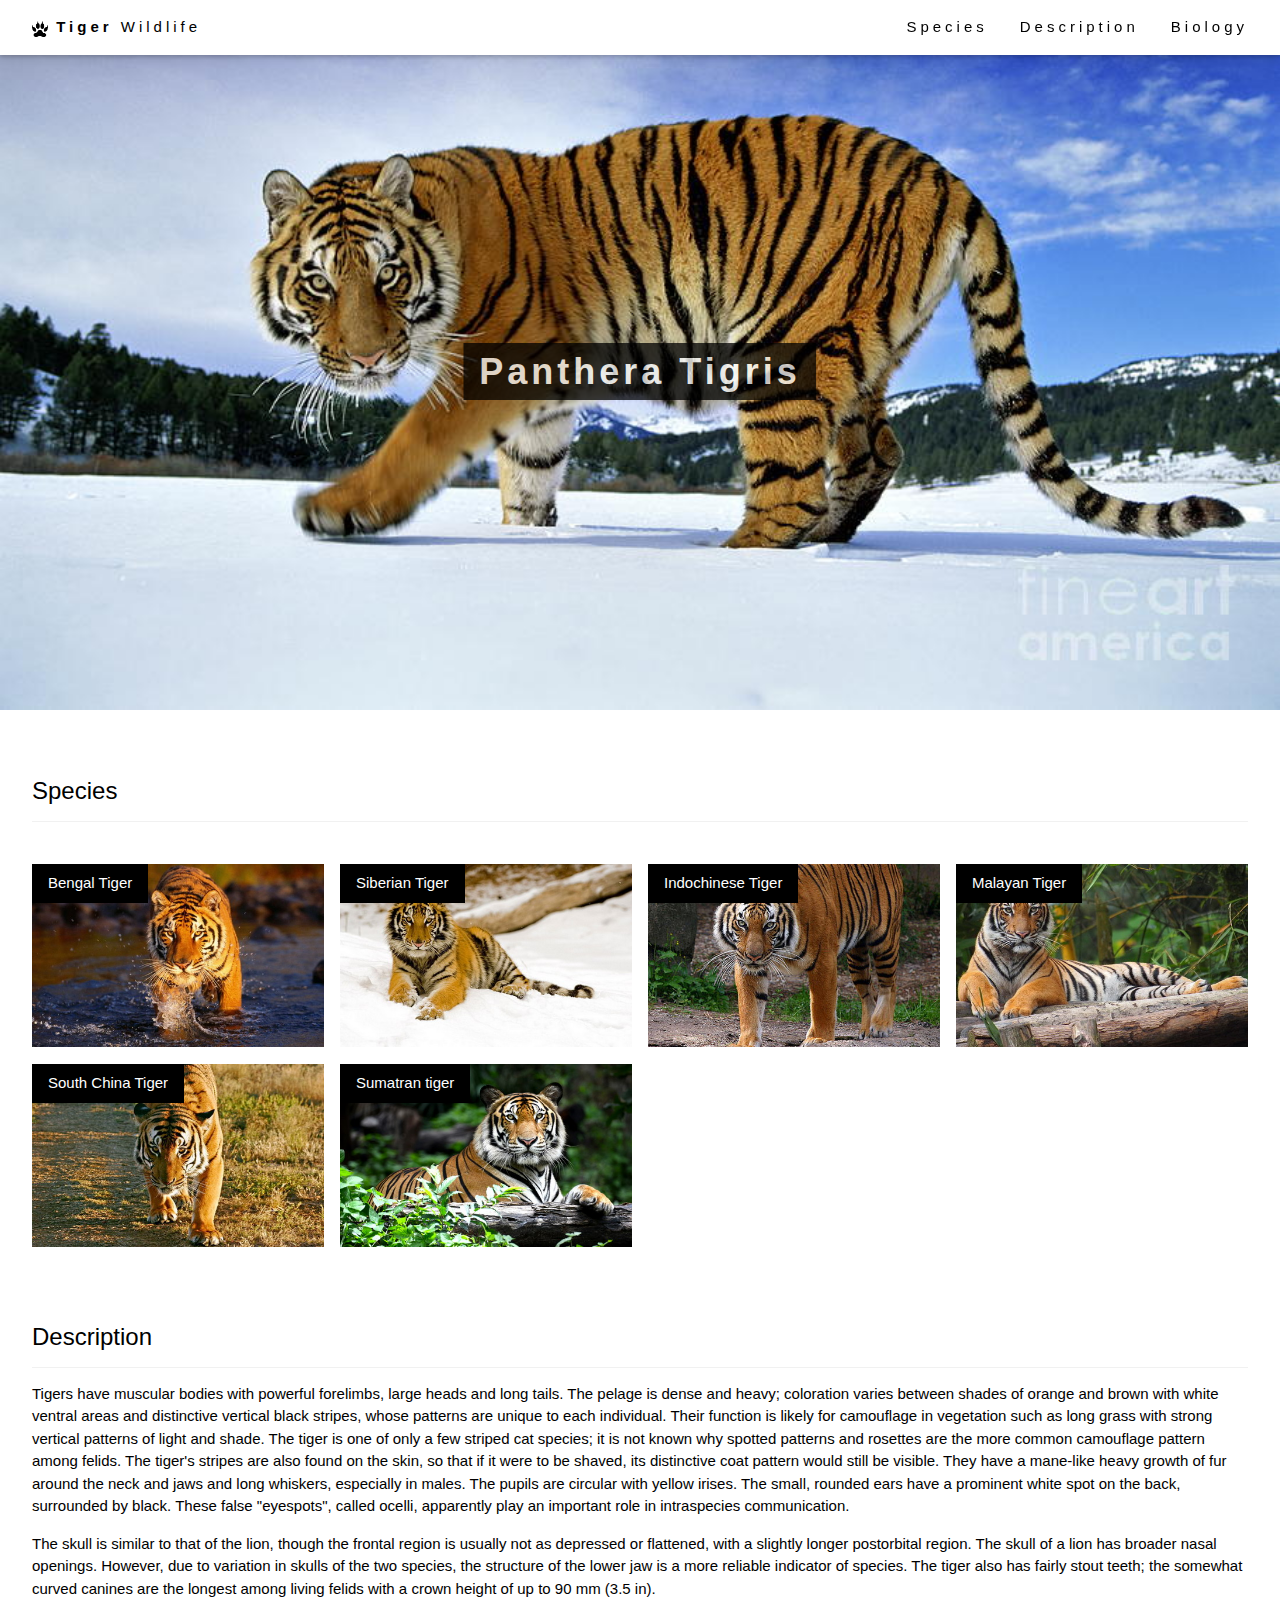
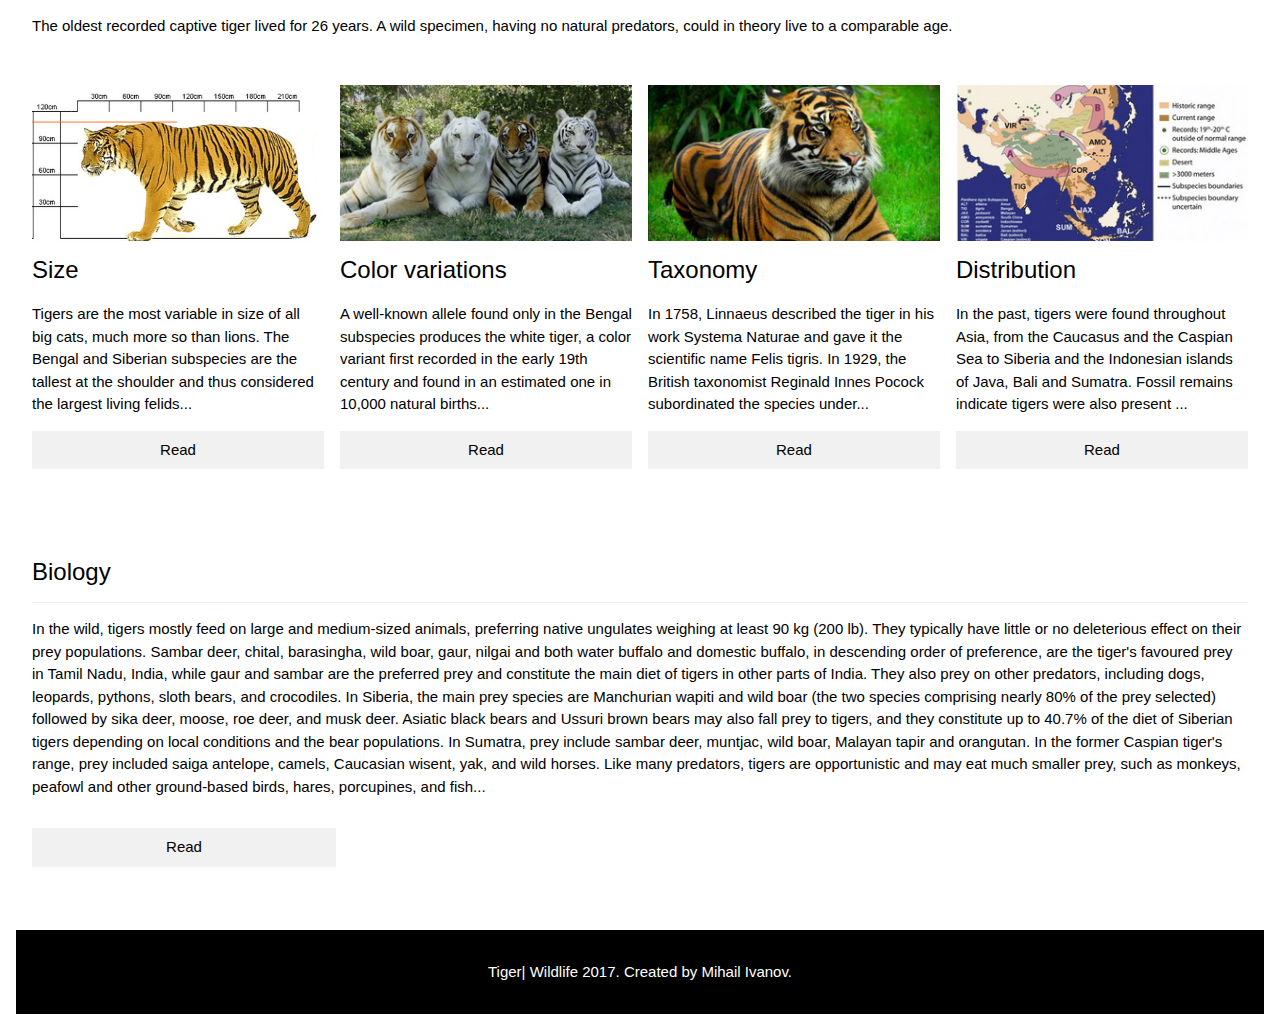
<file: index.html>
<!DOCTYPE html>
<html>
<title>Home >> Tiger | Wildlife</title>
<meta charset="UTF-8">
<meta name="viewport" content="width=device-width, initial-scale=1">
<link rel="stylesheet" href="style.css">
<link rel="icon" href="images/favicon.png" type="image/png" sizes="16x16">

<body>

<!-- Navbar (sit on top) -->
<div class="w3-top">
  <div class="w3-bar w3-white w3-wide w3-padding-8 w3-card-2">
    <a href="#home" class="w3-margin-left w3-bar-item w3-button"><img src="images/logo.png" width="16" height="16"><b> Tiger</b> Wildlife</a>
    <!-- Float links to the right. Hide them on small screens -->
    <div class="w3-right w3-hide-small">
      <a href="#species" class="w3-bar-item w3-button">Species</a>
      <a href="#description" class="w3-bar-item w3-button">Description</a>
      <a href="#biology" class="w3-bar-item w3-button w3-margin-right">Biology</a>
    </div>
  </div>
</div>

<!-- Header -->
<header class="w3-display-container w3-content w3-wide" style="max-width:1500px;" id="home">
  <img class="w3-image" src="images/tiger-header.jpg" alt="Siberian Tiger" width="1500" height="800">
  <div class="w3-display-middle w3-margin-top w3-center">
    <h1 class="w3-xxlarge w3-text-white"><span class="w3-padding w3-black w3-opacity-min"><b>Panthera Tigris</b></span></h1>
  </div>
</header>

<!-- Page content -->
<div class="w3-content w3-padding" style="max-width:1564px">

  <!-- Project Section -->
  <div class="w3-container w3-padding-32" id="species">
    <h3 class="w3-border-bottom w3-border-light-grey w3-padding-12">Species</h3>
  </div>

  <div class="w3-row-padding">
    <div class="w3-col l3 m6 w3-margin-bottom">
      <div class="w3-display-container">
		<a href="bengal.html" style="text-decoration: none;">
        <div class="w3-display-topleft w3-black w3-padding">Bengal Tiger</div>
        <img class="species" src="images/bengal.jpg" alt="Bengal Tiger" style="width:100%">
		</a>
      </div>
    </div>
    <div class="w3-col l3 m6 w3-margin-bottom">
      <div class="w3-display-container">
        <a href="siberian.html" style="text-decoration: none;">
		<div class="w3-display-topleft w3-black w3-padding">Siberian Tiger</div>
        <img src="images/siberian.jpg" alt="Siberian Tiger" style="width:100%">
		</a>
      </div>
    </div>
    <div class="w3-col l3 m6 w3-margin-bottom">
      <div class="w3-display-container">
		<a href="indo.html" style="text-decoration: none;">
        <div class="w3-display-topleft w3-black w3-padding">Indochinese Tiger</div>
        <img src="images/indo.jpg" alt="Indochinese Tiger" style="width:100%">
		</a>
      </div>
    </div>
    <div class="w3-col l3 m6 w3-margin-bottom">
      <div class="w3-display-container">
		<a href="malayan.html" style="text-decoration: none;">
        <div class="w3-display-topleft w3-black w3-padding">Malayan Tiger</div>
        <img src="images/malayan.jpg" alt="Malayan Tiger" style="width:100%">
		</a>
      </div>
    </div>
  </div>

  <div class="w3-row-padding">
    <div class="w3-col l3 m6 w3-margin-bottom">
      <div class="w3-display-container">
		<a href="south.html" style="text-decoration: none;">
        <div class="w3-display-topleft w3-black w3-padding">South China Tiger</div>
        <img src="images/south.jpg" alt="South China Tiger" style="width:100%">
		</a>
      </div>
    </div>
    <div class="w3-col l3 m6 w3-margin-bottom">
      <div class="w3-display-container">
		<a href="sumatran.html" style="text-decoration: none;">
        <div class="w3-display-topleft w3-black w3-padding">Sumatran tiger</div>
        <img src="images/sumatran.jpg" alt="Sumatran tiger" style="width:100%" >
		</a>
      </div>
    </div>
	    
	   
	</div>
   

  <!-- About Section -->
  <div class="w3-container w3-padding-32" id="description">
    <h3 class="w3-border-bottom w3-border-light-grey w3-padding-12">Description</h3>
    <p>Tigers have muscular bodies with powerful forelimbs, large heads and 
	long tails. The pelage is dense and heavy; coloration varies between 
	shades of orange and brown with white ventral areas and distinctive 
	vertical black stripes, whose patterns are unique to each individual. 
	Their function is likely for camouflage in vegetation such as long 
	grass with strong vertical patterns of light and shade. The tiger is 
	one of only a few striped cat species; it is not known why spotted 
	patterns and rosettes are the more common camouflage pattern among 
	felids. The tiger's stripes are also found on the skin, so that if 
	it were to be shaved, its distinctive coat pattern would still be 
	visible. They have a mane-like heavy growth of fur around the neck 
	and jaws and long whiskers, especially in males. The pupils are 
	circular with yellow irises. The small, rounded ears have a prominent 
	white spot on the back, surrounded by black. These false "eyespots", 
	called ocelli, apparently play an important role in intraspecies communication.
    </p>
	<p>
	The skull is similar to that of the lion, though the frontal region is usually 
	not as depressed or flattened, with a slightly longer postorbital region. 
	The skull of a lion has broader nasal openings. However, due to variation in 
	skulls of the two species, the structure of the lower jaw is a more reliable 
	indicator of species. The tiger also has fairly stout teeth; the somewhat curved 
	canines are the longest among living felids with a crown height of up to 90 mm (3.5 in).
	</p>
	<p>
	The oldest recorded captive tiger lived for 26 years. A wild specimen, having no 
	natural predators, could in theory live to a comparable age.
	</p>
	
  </div>

  <div class="w3-row-padding w3-grayscale">
    <div class="w3-col l3 m6 w3-margin-bottom">
      <img src="images/size.jpg" alt="Size" style="width:100%">
      <h3>Size</h3>
      <p>Tigers are the most variable in size of all big cats, much more so than lions. The Bengal 
	  and Siberian subspecies are the tallest at the shoulder and thus considered 
	  the largest living felids...</p>
      <p><a href="size.html" style="text-decoration:none;"><button class="w3-button w3-block">Read</button></a></p>
    </div>
    <div class="w3-col l3 m6 w3-margin-bottom">
      <img src="images/color.jpg" alt="Color variations" style="width:100%">
      <h3>Color variations</h3>
      <p>A well-known allele found only in the Bengal subspecies produces the white tiger, a color variant first recorded 
		in the early 19th century and found in an estimated one in 10,000 natural births...</p>
      <p><a href="color.html" style="text-decoration:none;"><button class="w3-button w3-block">Read</button></a></p>
    </div>
    <div class="w3-col l3 m6 w3-margin-bottom">
      <img src="images/taxonomy.jpg" alt="Taxonomy" style="width:100%">
      <h3>Taxonomy</h3>
      <p>In 1758, Linnaeus described the tiger in his work Systema Naturae 
		and gave it the scientific name Felis tigris. In 1929, the British 
		taxonomist Reginald Innes Pocock subordinated the species under...</p>
      <p><a href="taxonomy.html" style="text-decoration:none;"><button class="w3-button w3-block">Read</button></a></p>
    </div>
    <div class="w3-col l3 m6 w3-margin-bottom">
      <img src="images/distribution.jpg" alt="Distribution" style="width:100%">
      <h3>Distribution</h3>
      <p>In the past, tigers were found throughout Asia, from the Caucasus 
		and the Caspian Sea to Siberia and the Indonesian islands of Java, 
		Bali and Sumatra. Fossil remains indicate tigers were also present ...</p>
      <p><a href="distribution.html" style="text-decoration:none;"><button class="w3-button w3-block">Read</button></a></p>
    </div>
  </div>
 
    <div class="w3-container w3-padding-32" id="biology">
    <h3 class="w3-border-bottom w3-border-light-grey w3-padding-12">Biology</h3>
    <p>
	In the wild, tigers mostly feed on large and medium-sized animals, preferring 
	native ungulates weighing at least 90 kg (200 lb). They typically have little 
	or no deleterious effect on their prey populations. Sambar deer, chital, 
	barasingha, wild boar, gaur, nilgai and both water buffalo and domestic buffalo, 
	in descending order of preference, are the tiger's favoured prey in Tamil Nadu, 
	India, while gaur and sambar are the preferred prey and constitute the main diet 
	of tigers in other parts of India. They also prey on other predators, including dogs, 
	leopards, pythons, sloth bears, and crocodiles. In Siberia, the main prey species are 
	Manchurian wapiti and wild boar (the two species comprising nearly 80% of the prey selected) 
	followed by sika deer, moose, roe deer, and musk deer. Asiatic black bears and Ussuri brown 
	bears may also fall prey to tigers, and they constitute up to 40.7% of the diet of Siberian 
	tigers depending on local conditions and the bear populations. In Sumatra, prey include sambar 
	deer, muntjac, wild boar, Malayan tapir and orangutan. In the former Caspian tiger's range, prey 
	included saiga antelope, camels, Caucasian wisent, yak, and wild horses. Like many predators, 
	tigers are opportunistic and may eat much smaller prey, such as monkeys, peafowl and other 
	ground-based birds, hares, porcupines, and fish...
	</p>
	<div class="w3-col l3 m6 w3-margin-bottom">
	<p><a href="biology.html" style="text-decoration:none;"><button class="w3-button w3-block">Read</button></a></p>
	</div>
  </div>

<!-- Footer -->
<footer class="w3-center w3-black w3-padding-16">
  <p>Tiger| Wildlife 2017. Created by Mihail Ivanov.</p>
</footer>



</body>
</html>
</file>
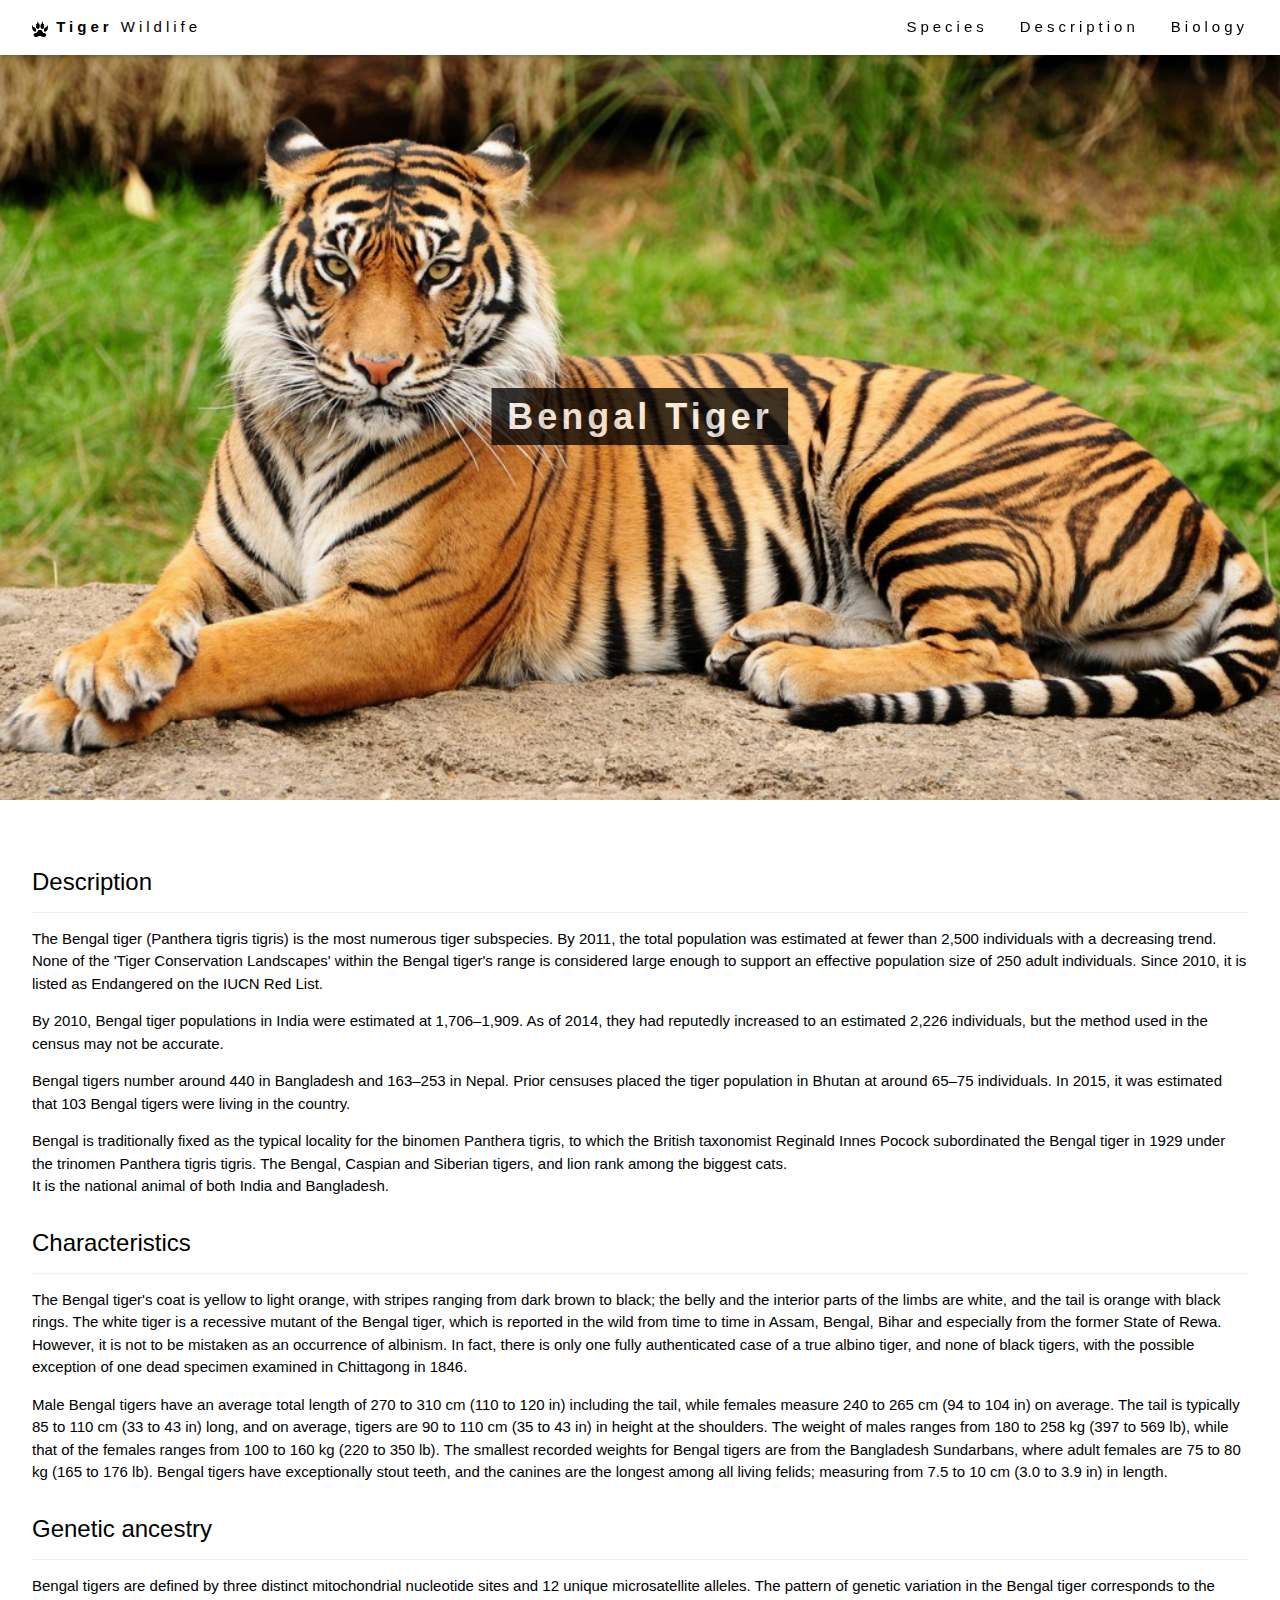
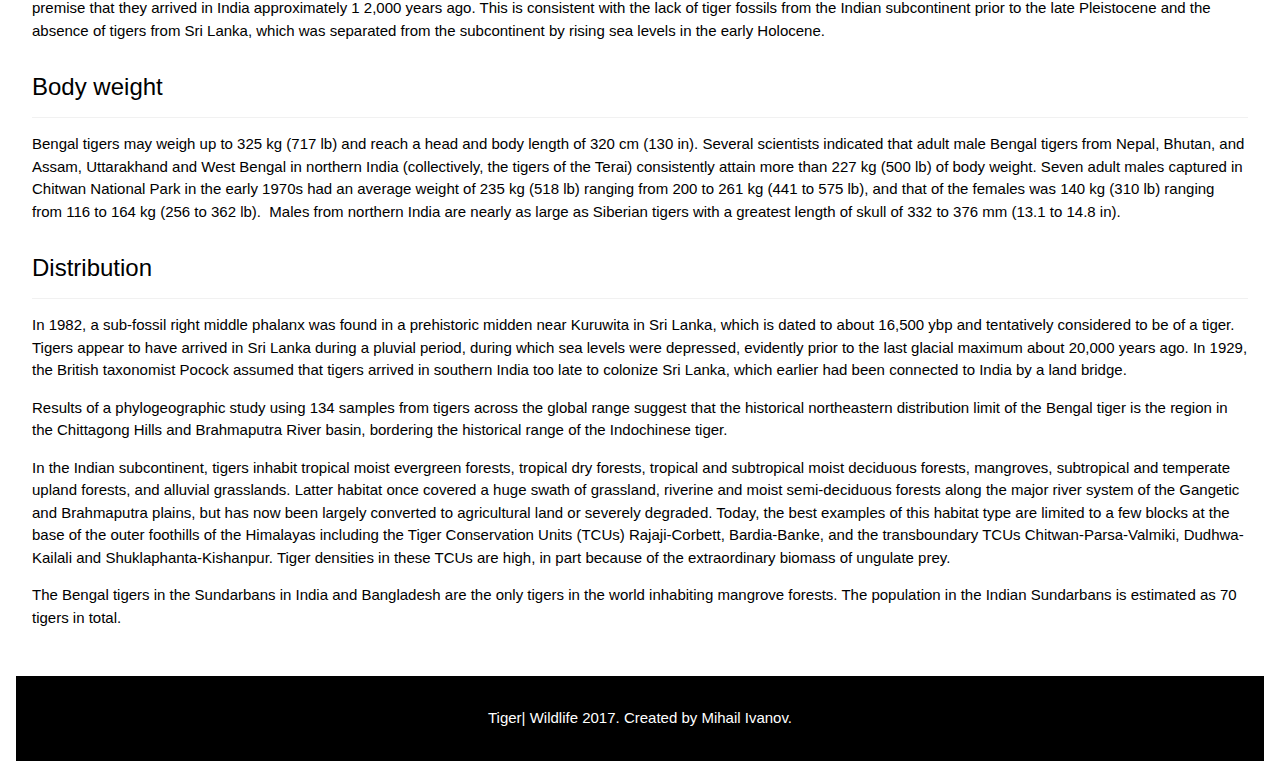
<file: bengal.html>
<!DOCTYPE html>
<html>
<title>Bengal Tiger >> Tiger | Wildlife</title>
<meta charset="UTF-8">
<meta name="viewport" content="width=device-width, initial-scale=1">
<link rel="stylesheet" href="style.css">
<link rel="icon" href="images/favicon.png" type="image/png" sizes="16x16">
<body>

<!-- Navbar (sit on top) -->
<div class="w3-top">
  <div class="w3-bar w3-white w3-wide w3-padding-8 w3-card-2">
	<a href="index.html#home" class="w3-margin-left w3-bar-item w3-button"><img src="images/logo.png" width="16" height="16"><b> Tiger</b> Wildlife</a>
    <!-- Float links to the right. Hide them on small screens -->
    <div class="w3-right w3-hide-small">
      <a href="index.html#species" class="w3-bar-item w3-button">Species</a>
      <a href="index.html#description" class="w3-bar-item w3-button">Description</a>
      <a href="index.html#biology" class="w3-bar-item w3-button w3-margin-right">Biology</a>
    </div>
  </div>
</div>

<!-- Header -->
<header class="w3-display-container w3-content w3-wide" style="max-width:1500px;" id="home">
  <img class="w3-image" src="post/bengal.jpg" alt="Bengal Tiger" width="1500" height="800">
  <div class="w3-display-middle w3-margin-top w3-center">
    <h1 class="w3-xxlarge w3-text-white"><span class="w3-padding w3-black w3-opacity-min"><b>Bengal Tiger</b></span></h1>
  </div>
</header>

<!-- Page content -->
<div class="w3-content w3-padding" style="max-width:1564px">

  <!-- About Section -->
  <div class="w3-container w3-padding-32">
    <h3 class="w3-border-bottom w3-border-light-grey w3-padding-12">Description</h3>
    <p>The Bengal tiger (Panthera tigris tigris) is the most numerous tiger subspecies. 
	By 2011, the total population was estimated at fewer than 2,500 individuals with a 
	decreasing trend. None of the 'Tiger Conservation Landscapes' within the Bengal tiger's 
	range is considered large enough to support an effective population size of 250 adult 
	individuals. Since 2010, it is listed as Endangered on the IUCN Red List. </p>
	<p>By 2010, Bengal tiger populations in India were estimated at 1,706&ndash;1,909. As of 2014, 
	they had reputedly increased to an estimated 2,226 individuals, but the method used in the 
	census may not be accurate.</p>
	<p>Bengal tigers number around 440 in Bangladesh and 163&ndash;253 in Nepal. Prior censuses placed 
	the tiger population in Bhutan at around 65&ndash;75 individuals. In 2015, it was estimated that 103 
	Bengal tigers were living in the country.</p>
	<p>Bengal is traditionally fixed as the typical locality for the binomen Panthera tigris, to which the 
	British taxonomist Reginald Innes Pocock subordinated the Bengal tiger in 1929 under the trinomen 
	Panthera tigris tigris. The Bengal, Caspian and Siberian tigers, and lion rank among the biggest cats.
	<br />
	It is the national animal of both India and Bangladesh.
	</p>
	
	<h3 class="w3-border-bottom w3-border-light-grey w3-padding-12">Characteristics</h3>
	<p>The Bengal tiger's coat is yellow to light orange, with stripes ranging from dark brown to black; the 
	belly and the interior parts of the limbs are white, and the tail is orange with black rings. The white 
	tiger is a recessive mutant of the Bengal tiger, which is reported in the wild from time to time in Assam, 
	Bengal, Bihar and especially from the former State of Rewa. However, it is not to be mistaken as an occurrence 
	of albinism. In fact, there is only one fully authenticated case of a true albino tiger, and none of black tigers, 
	with the possible exception of one dead specimen examined in Chittagong in 1846.</p>
	<p>Male Bengal tigers have an average total length of 270 to 310 cm (110 to 120 in) including the tail, while females 
	measure 240 to 265 cm (94 to 104 in) on average. The tail is typically 85 to 110 cm (33 to 43 in) long, and on average, 
	tigers are 90 to 110 cm (35 to 43 in) in height at the shoulders. The weight of males ranges from 180 to 258 kg (397 to 569 lb), 
	while that of the females ranges from 100 to 160 kg (220 to 350 lb). The smallest recorded weights for Bengal tigers are from the 
	Bangladesh Sundarbans, where adult females are 75 to 80 kg (165 to 176 lb). Bengal tigers have exceptionally stout teeth, and 
	the canines are the longest among all living felids; measuring from 7.5 to 10 cm (3.0 to 3.9 in) in length.</p>
	
	<h3 class="w3-border-bottom w3-border-light-grey w3-padding-12">Genetic ancestry</h3>
	<p>Bengal tigers are defined by three distinct mitochondrial nucleotide sites and 12 unique microsatellite alleles. 
	The pattern of genetic variation in the Bengal tiger corresponds to the premise that they arrived in India approximately 1
	2,000 years ago. This is consistent with the lack of tiger fossils from the Indian subcontinent prior to the 
	late Pleistocene and the absence of tigers from Sri Lanka, which was separated from the subcontinent by rising sea 
	levels in the early Holocene.</p>
	
	<h3 class="w3-border-bottom w3-border-light-grey w3-padding-12">Body weight</h3>
	<p>Bengal tigers may weigh up to 325 kg (717 lb) and reach a head and body length of 320 cm (130 in). Several 
	scientists indicated that adult male Bengal tigers from Nepal, Bhutan, and Assam, Uttarakhand and West Bengal 
	in northern India (collectively, the tigers of the Terai) consistently attain more than 227 kg (500 lb) of body 
	weight. Seven adult males captured in Chitwan National Park in the early 1970s had an average weight of 235 kg 
	(518 lb) ranging from 200 to 261 kg (441 to 575 lb), and that of the females was 140 kg (310 lb) ranging from 
	116 to 164 kg (256 to 362 lb). &nbsp;Males from northern India are nearly as large as Siberian tigers with a greatest 
	length of skull of 332 to 376 mm (13.1 to 14.8 in).</p>
	
	<h3 class="w3-border-bottom w3-border-light-grey w3-padding-12">Distribution</h3>
	<p>In 1982, a sub-fossil right middle phalanx was found in a prehistoric midden near Kuruwita in Sri Lanka, 
	which is dated to about 16,500 ybp and tentatively considered to be of a tiger. Tigers appear to have arrived 
	in Sri Lanka during a pluvial period, during which sea levels were depressed, evidently prior to the last glacial 
	maximum about 20,000 years ago. In 1929, the British taxonomist Pocock assumed that tigers arrived in southern India 
	too late to colonize Sri Lanka, which earlier had been connected to India by a land bridge.</p>
	<p>Results of a phylogeographic study using 134 samples from tigers across the global range suggest that the 
	historical northeastern distribution limit of the Bengal tiger is the region in the Chittagong Hills and Brahmaputra
	River basin, bordering the historical range of the Indochinese tiger.</p>
	<p>In the Indian subcontinent, tigers inhabit tropical moist evergreen forests, tropical dry forests, tropical and 
	subtropical moist deciduous forests, mangroves, subtropical and temperate upland forests, and alluvial grasslands. 
	Latter habitat once covered a huge swath of grassland, riverine and moist semi-deciduous forests along the major 
	river system of the Gangetic and Brahmaputra plains, but has now been largely converted to agricultural land or severely 
	degraded. Today, the best examples of this habitat type are limited to a few blocks at the base of the outer foothills of 
	the Himalayas including the Tiger Conservation Units (TCUs) Rajaji-Corbett, Bardia-Banke, and the transboundary TCUs 
	Chitwan-Parsa-Valmiki, Dudhwa-Kailali and Shuklaphanta-Kishanpur. Tiger densities in these TCUs are high, in part because 
	of the extraordinary biomass of ungulate prey.</p>
	<p>The Bengal tigers in the Sundarbans in India and Bangladesh are the only tigers in the world inhabiting mangrove forests. 
	The population in the Indian Sundarbans is estimated as 70 tigers in total.</p>
	
	
  </div>


<!-- Footer -->
<footer class="w3-center w3-black w3-padding-16">
  <p>Tiger| Wildlife 2017. Created by Mihail Ivanov.</p>
</footer>



</body>
</html>
</file>
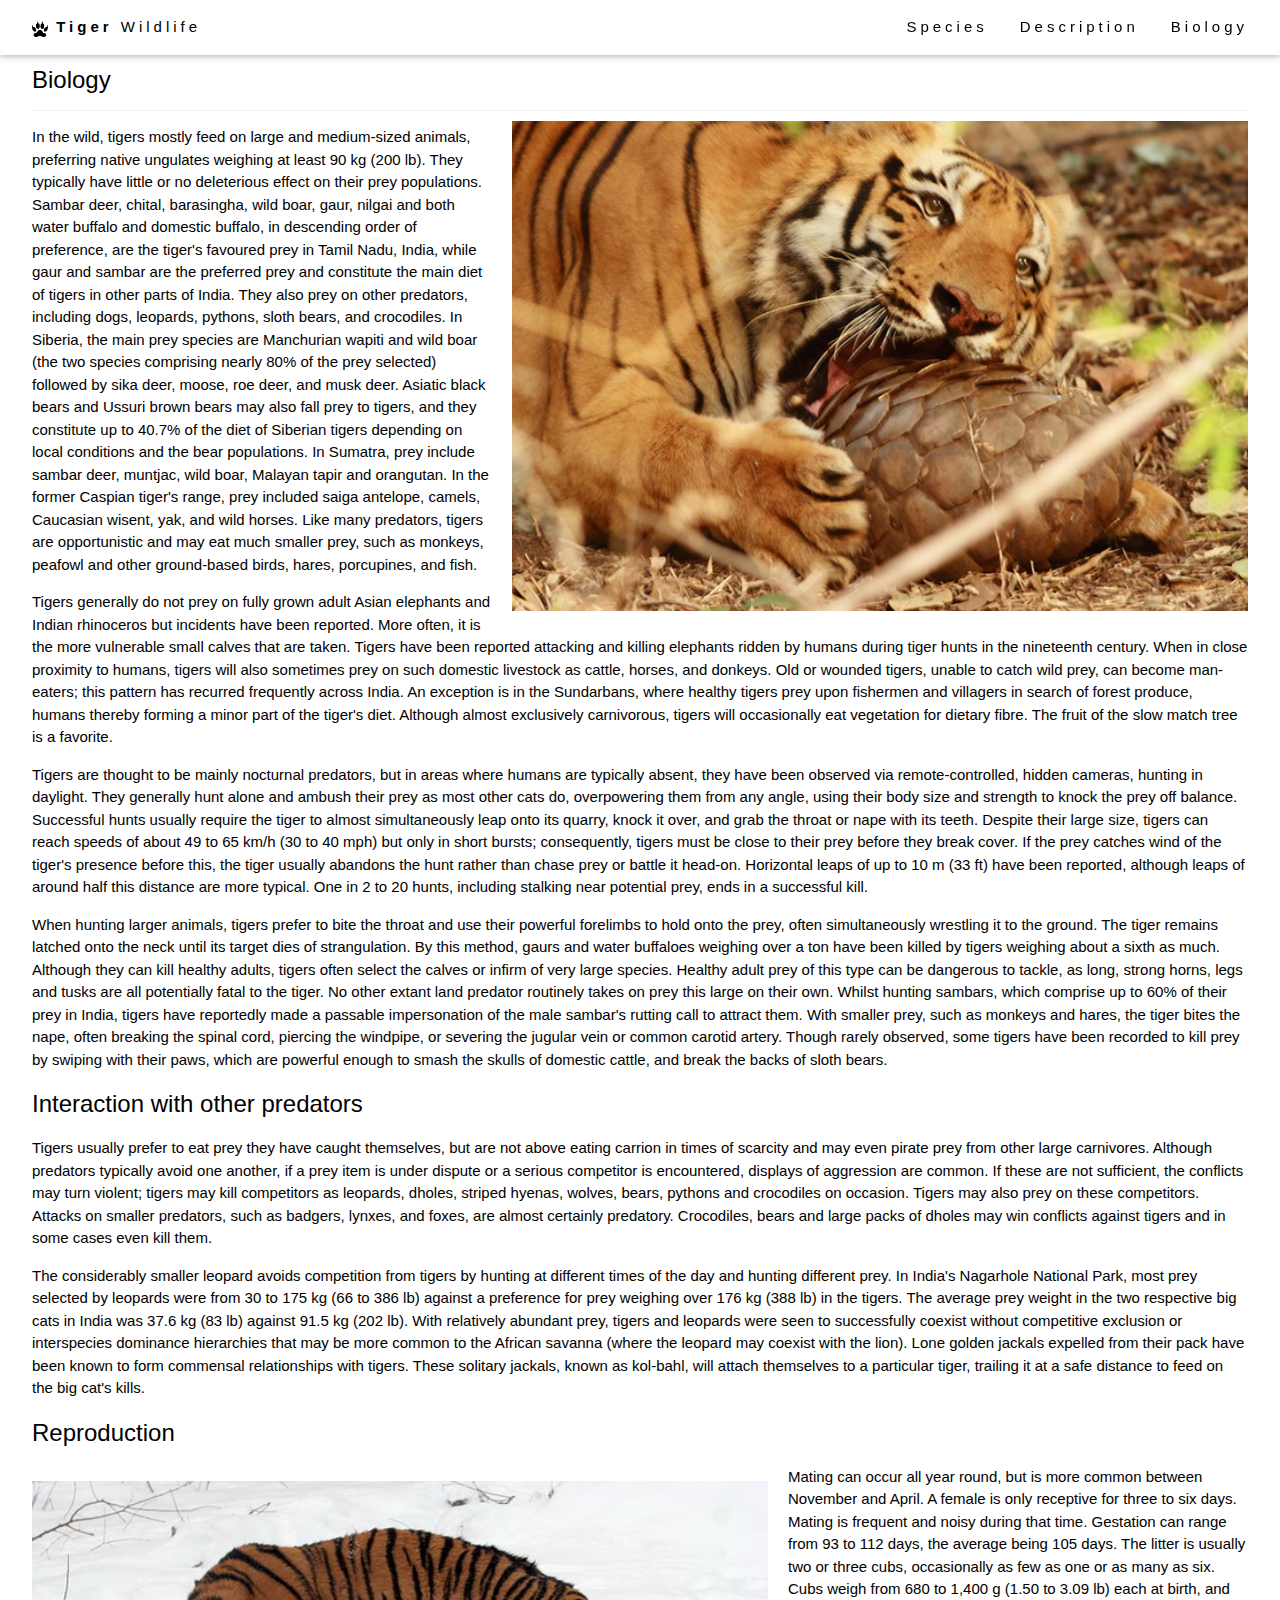
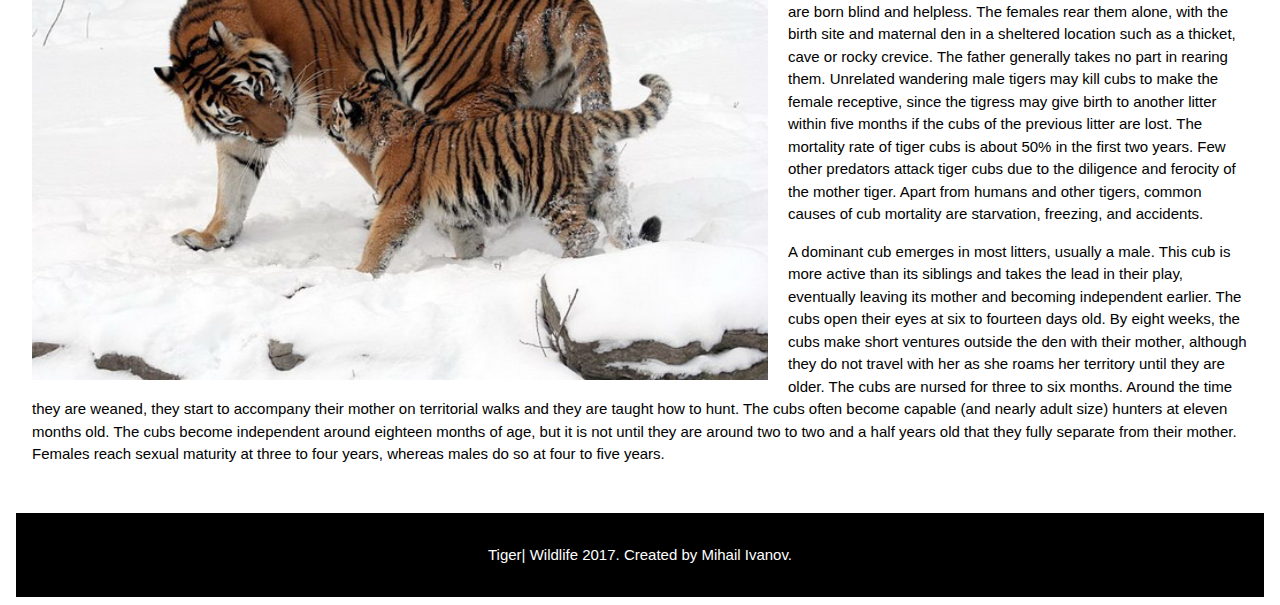
<file: biology.html>
<!DOCTYPE html>
<html>
<title>Biology >> Tiger | Wildlife</title>
<meta charset="UTF-8">
<meta name="viewport" content="width=device-width, initial-scale=1">
<link rel="stylesheet" href="style.css">
<link rel="icon" href="images/favicon.png" type="image/png" sizes="16x16">
<body>

<!-- Navbar (sit on top) -->
<div class="w3-top">
  <div class="w3-bar w3-white w3-wide w3-padding-8 w3-card-2">
    <a href="index.html#home" class="w3-margin-left w3-bar-item w3-button"><img src="images/logo.png" width="16" height="16"><b> Tiger</b> Wildlife</a>
    <!-- Float links to the right. Hide them on small screens -->
    <div class="w3-right w3-hide-small">
      <a href="index.html#species" class="w3-bar-item w3-button">Species</a>
      <a href="index.html#description" class="w3-bar-item w3-button">Description</a>
      <a href="index.html#biology" class="w3-bar-item w3-button w3-margin-right">Biology</a>
    </div>
  </div>
</div>

<!-- Header 
<header class="w3-display-container w3-content w3-wide" style="max-width:1500px;" id="home">
  <img class="w3-image" src="post/sumatran.jpg" alt="Sumatran Tiger" width="1500" height="800">
  <div class="w3-display-middle w3-margin-top w3-center">
    <h1 class="w3-xxlarge w3-text-white"><span class="w3-padding w3-black w3-opacity-min"><b>Sumatran Tiger</b></span></h1>
  </div>
</header> -->

<!-- Page content -->
<div class="w3-content w3-padding" style="max-width:1564px">

  <!-- About Section -->
  <div class="w3-container w3-padding-32">
    <h3 class="w3-border-bottom w3-border-light-grey w3-padding-12">Biology</h3>
	<img class="w3-image" src="post/hunt.jpg" alt="biology" width="736" height="588" style="float:right; margin: 0 0 20px 20px">
    <p>
	In the wild, tigers mostly feed on large and medium-sized animals, preferring 
	native ungulates weighing at least 90 kg (200 lb). They typically have little 
	or no deleterious effect on their prey populations. Sambar deer, chital, 
	barasingha, wild boar, gaur, nilgai and both water buffalo and domestic buffalo, 
	in descending order of preference, are the tiger's favoured prey in Tamil Nadu, 
	India, while gaur and sambar are the preferred prey and constitute the main diet 
	of tigers in other parts of India. They also prey on other predators, including dogs, 
	leopards, pythons, sloth bears, and crocodiles. In Siberia, the main prey species are 
	Manchurian wapiti and wild boar (the two species comprising nearly 80% of the prey selected) 
	followed by sika deer, moose, roe deer, and musk deer. Asiatic black bears and Ussuri brown 
	bears may also fall prey to tigers, and they constitute up to 40.7% of the diet of Siberian 
	tigers depending on local conditions and the bear populations. In Sumatra, prey include sambar 
	deer, muntjac, wild boar, Malayan tapir and orangutan. In the former Caspian tiger's range, prey 
	included saiga antelope, camels, Caucasian wisent, yak, and wild horses. Like many predators, 
	tigers are opportunistic and may eat much smaller prey, such as monkeys, peafowl and other 
	ground-based birds, hares, porcupines, and fish.
	</p>
	<p>
	Tigers generally do not prey on fully grown adult Asian elephants and Indian rhinoceros but 
	incidents have been reported. More often, it is the more vulnerable small calves that are taken. 
	Tigers have been reported attacking and killing elephants ridden by humans during tiger hunts in 
	the nineteenth century. When in close proximity to humans, tigers will also sometimes prey on such 
	domestic livestock as cattle, horses, and donkeys. Old or wounded tigers, unable to catch wild prey, 
	can become man-eaters; this pattern has recurred frequently across India. An exception is in the Sundarbans, 
	where healthy tigers prey upon fishermen and villagers in search of forest produce, humans thereby forming a 
	minor part of the tiger's diet. Although almost exclusively carnivorous, tigers will occasionally eat vegetation 
	for dietary fibre. The fruit of the slow match tree is a favorite.
	</p>
	<p>
	Tigers are thought to be mainly nocturnal predators, but in areas where humans are typically absent, they 
	have been observed via remote-controlled, hidden cameras, hunting in daylight. They generally hunt alone and 
	ambush their prey as most other cats do, overpowering them from any angle, using their body size and strength to 
	knock the prey off balance. Successful hunts usually require the tiger to almost simultaneously leap onto its quarry, 
	knock it over, and grab the throat or nape with its teeth. Despite their large size, tigers can reach speeds of about 
	49 to 65 km/h (30 to 40 mph) but only in short bursts; consequently, tigers must be close to their prey before they break cover.
	If the prey catches wind of the tiger's presence before this, the tiger usually abandons the hunt rather than chase prey 
	or battle it head-on. Horizontal leaps of up to 10 m (33 ft) have been reported, although leaps of around half this distance 
	are more typical. One in 2 to 20 hunts, including stalking near potential prey, ends in a successful kill.
	</p>
	<p>
	When hunting larger animals, tigers prefer to bite the throat and use their powerful forelimbs to hold onto the prey, 
	often simultaneously wrestling it to the ground. The tiger remains latched onto the neck until its target dies of strangulation. 
	By this method, gaurs and water buffaloes weighing over a ton have been killed by tigers weighing about a sixth as much. Although 
	they can kill healthy adults, tigers often select the calves or infirm of very large species. Healthy adult prey of this type can 
	be dangerous to tackle, as long, strong horns, legs and tusks are all potentially fatal to the tiger. No other extant land predator 
	routinely takes on prey this large on their own. Whilst hunting sambars, which comprise up to 60% of their prey in India, tigers have 
	reportedly made a passable impersonation of the male sambar's rutting call to attract them. With smaller prey, such as monkeys and hares,
	the tiger bites the nape, often breaking the spinal cord, piercing the windpipe, or severing the jugular vein or common carotid artery. 
	Though rarely observed, some tigers have been recorded to kill prey by swiping with their paws, which are powerful enough to smash 
	the skulls of domestic cattle, and break the backs of sloth bears.
	</p>
	<h3>Interaction with other predators</h3>
	<p>
	Tigers usually prefer to eat prey they have caught themselves, but are not above eating carrion in times of scarcity and 
	may even pirate prey from other large carnivores. Although predators typically avoid one another, if a prey item is under 
	dispute or a serious competitor is encountered, displays of aggression are common. If these are not sufficient, the conflicts 
	may turn violent; tigers may kill competitors as leopards, dholes, striped hyenas, wolves, bears, pythons and crocodiles on occasion. 
	Tigers may also prey on these competitors. Attacks on smaller predators, such as badgers, lynxes, and foxes, are almost 
	certainly predatory. Crocodiles, bears and large packs of dholes may win conflicts against tigers and in some cases even kill them.
	</p>
	<p>
	The considerably smaller leopard avoids competition from tigers by hunting at different times of the day and hunting different prey.
	In India's Nagarhole National Park, most prey selected by leopards were from 30 to 175 kg (66 to 386 lb) against a preference for 
	prey weighing over 176 kg (388 lb) in the tigers. The average prey weight in the two respective big cats in India was 37.6 kg (83 lb) 
	against 91.5 kg (202 lb). With relatively abundant prey, tigers and leopards were seen to successfully coexist without competitive 
	exclusion or interspecies dominance hierarchies that may be more common to the African savanna (where the leopard may 
	coexist with the lion). Lone golden jackals expelled from their pack have been known to form commensal relationships with tigers. 
	These solitary jackals, known as kol-bahl, will attach themselves to a particular tiger, trailing it at a safe distance to feed 
	on the big cat's kills.
	</p>
	<h3>Reproduction</h3>
	<img class="w3-image" src="post/mom-cub.jpg" alt="biology" width="736" height="588" style="float:left; margin: 20px 20px 0 0">
	<p>
	Mating can occur all year round, but is more common between November and April. A female is only receptive for three to six days. 
	Mating is frequent and noisy during that time. Gestation can range from 93 to 112 days, the average being 105 days. The litter is 
	usually two or three cubs, occasionally as few as one or as many as six. Cubs weigh from 680 to 1,400 g (1.50 to 3.09 lb) each at birth, 
	and are born blind and helpless. The females rear them alone, with the birth site and maternal den in a sheltered location such as a 
	thicket, cave or rocky crevice. The father generally takes no part in rearing them. Unrelated wandering male tigers may kill cubs to 
	make the female receptive, since the tigress may give birth to another litter within five months if the cubs of the previous litter are 
	lost. The mortality rate of tiger cubs is about 50% in the first two years. Few other predators attack tiger cubs due to the diligence 
	and ferocity of the mother tiger. Apart from humans and other tigers, common causes of cub mortality are starvation, freezing, and 
	accidents.
	</p>
	<p>
	A dominant cub emerges in most litters, usually a male. This cub is more active than its siblings and takes the lead in their play,
	eventually leaving its mother and becoming independent earlier. The cubs open their eyes at six to fourteen days old. By eight weeks, 
	the cubs make short ventures outside the den with their mother, although they do not travel with her as she roams her territory until 
	they are older. The cubs are nursed for three to six months. Around the time they are weaned, they start to accompany their mother on 
	territorial walks and they are taught how to hunt. The cubs often become capable (and nearly adult size) hunters at eleven months old. 
	The cubs become independent around eighteen months of age, but it is not until they are around two to two and a half years old that they 
	fully separate from their mother. Females reach sexual maturity at three to four years, whereas males do so at four to five years.
	</p>	
  </div>


<!-- Footer -->
<footer class="w3-center w3-black w3-padding-16">
  <p>Tiger| Wildlife 2017. Created by Mihail Ivanov.</p>
</footer>



</body>
</html>
</file>
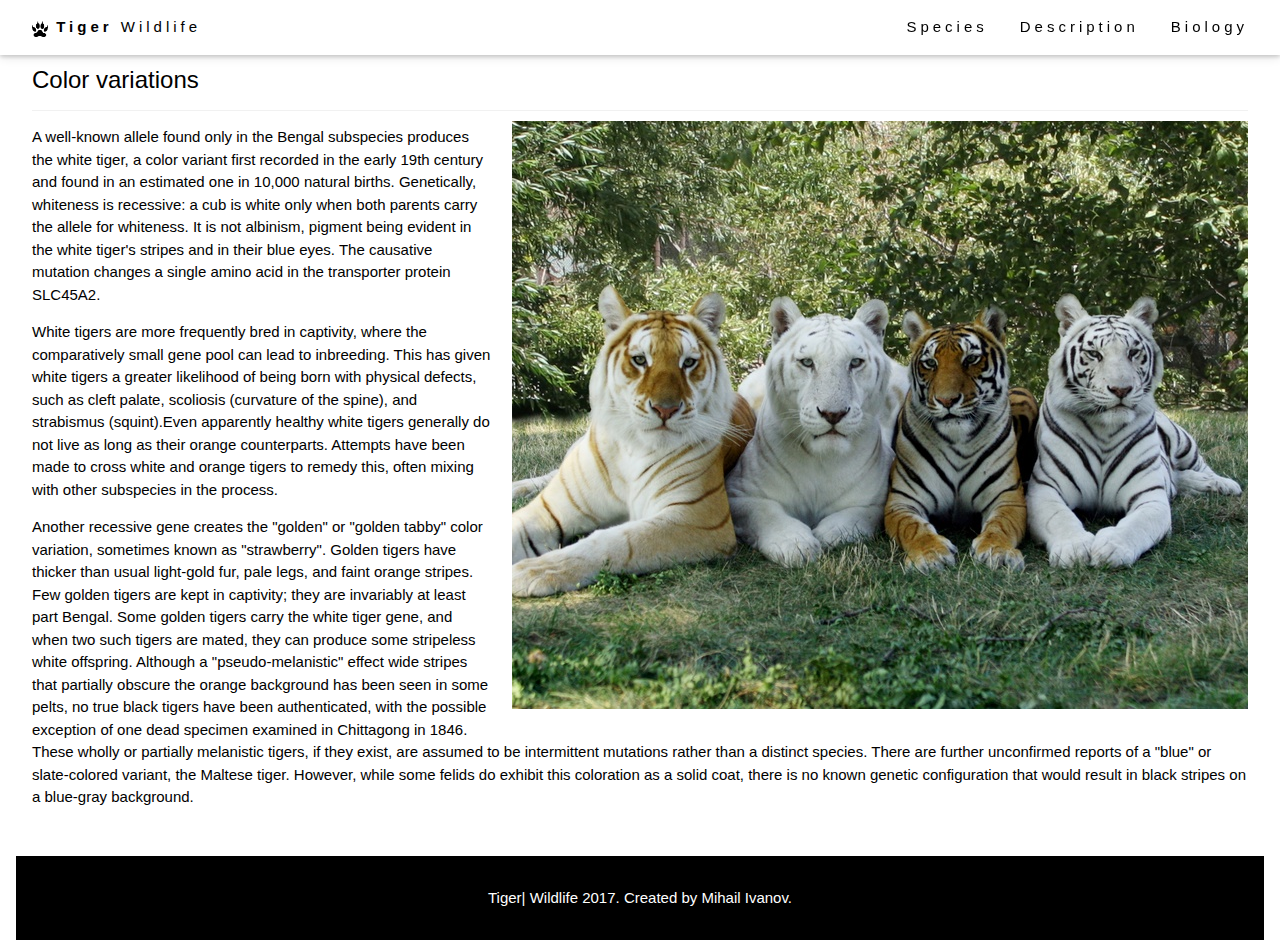
<file: color.html>
<!DOCTYPE html>
<html>
<title>Color Variations >> Tiger | Wildlife</title>
<meta charset="UTF-8">
<meta name="viewport" content="width=device-width, initial-scale=1">
<link rel="stylesheet" href="style.css">
<link rel="icon" href="images/favicon.png" type="image/png" sizes="16x16">
<body>

<!-- Navbar (sit on top) -->
<div class="w3-top">
  <div class="w3-bar w3-white w3-wide w3-padding-8 w3-card-2">
    <a href="index.html#home" class="w3-margin-left w3-bar-item w3-button"><img src="images/logo.png" width="16" height="16"><b> Tiger</b> Wildlife</a>
    <!-- Float links to the right. Hide them on small screens -->
    <div class="w3-right w3-hide-small">
      <a href="index.html#species" class="w3-bar-item w3-button">Species</a>
      <a href="index.html#description" class="w3-bar-item w3-button">Description</a>
      <a href="index.html#biology" class="w3-bar-item w3-button w3-margin-right">Biology</a>
    </div>
  </div>
</div>

<!-- Header 
<header class="w3-display-container w3-content w3-wide" style="max-width:1500px;" id="home">
  <img class="w3-image" src="post/sumatran.jpg" alt="Sumatran Tiger" width="1500" height="800">
  <div class="w3-display-middle w3-margin-top w3-center">
    <h1 class="w3-xxlarge w3-text-white"><span class="w3-padding w3-black w3-opacity-min"><b>Sumatran Tiger</b></span></h1>
  </div>
</header> -->

<!-- Page content -->
<div class="w3-content w3-padding" style="max-width:1564px">

  <!-- About Section -->
  <div class="w3-container w3-padding-32">
    <h3 class="w3-border-bottom w3-border-light-grey w3-padding-12">Color variations</h3>
	<img class="w3-image" src="post/color.jpg" alt="Color variations" width="736" height="588" style="float:right; margin: 0 0 20px 20px">
    <p>
	A well-known allele found only in the Bengal subspecies produces the white tiger, a color variant first recorded 
	in the early 19th century and found in an estimated one in 10,000 natural births. Genetically, whiteness is recessive: 
	a cub is white only when both parents carry the allele for whiteness. It is not albinism, pigment being evident in the 
	white tiger's stripes and in their blue eyes. The causative mutation changes a single amino acid in the transporter 
	protein SLC45A2.
	</p>
	<p>
	White tigers are more frequently bred in captivity, where the comparatively small gene pool can lead to inbreeding. 
	This has given white tigers a greater likelihood of being born with physical defects, such as cleft palate, scoliosis 
	(curvature of the spine), and strabismus (squint).Even apparently healthy white tigers generally do not live as long 
	as their orange counterparts. Attempts have been made to cross white and orange tigers to remedy this, often mixing 
	with other subspecies in the process.
	</p>
	<p>
	Another recessive gene creates the "golden" or "golden tabby" color variation, sometimes known as "strawberry". 
	Golden tigers have thicker than usual light-gold fur, pale legs, and faint orange stripes. Few golden tigers are kept 
	in captivity; they are invariably at least part Bengal. Some golden tigers carry the white tiger gene, and when two such 
	tigers are mated, they can produce some stripeless white offspring. Although a "pseudo-melanistic" effect wide stripes 
	that partially obscure the orange background has been seen in some pelts, no true black tigers have been authenticated, 
	with the possible exception of one dead specimen examined in Chittagong in 1846. These wholly or partially melanistic tigers, 
	if they exist, are assumed to be intermittent mutations rather than a distinct species. There are further unconfirmed reports 
	of a "blue" or slate-colored variant, the Maltese tiger. However, while some felids do exhibit this coloration as a solid coat, 
	there is no known genetic configuration that would result in black stripes on a blue-gray background.
	</p>
	
	
		
  </div>


<!-- Footer -->
<footer class="w3-center w3-black w3-padding-16">
  <p>Tiger| Wildlife 2017. Created by Mihail Ivanov.</p>
</footer>



</body>
</html>
</file>
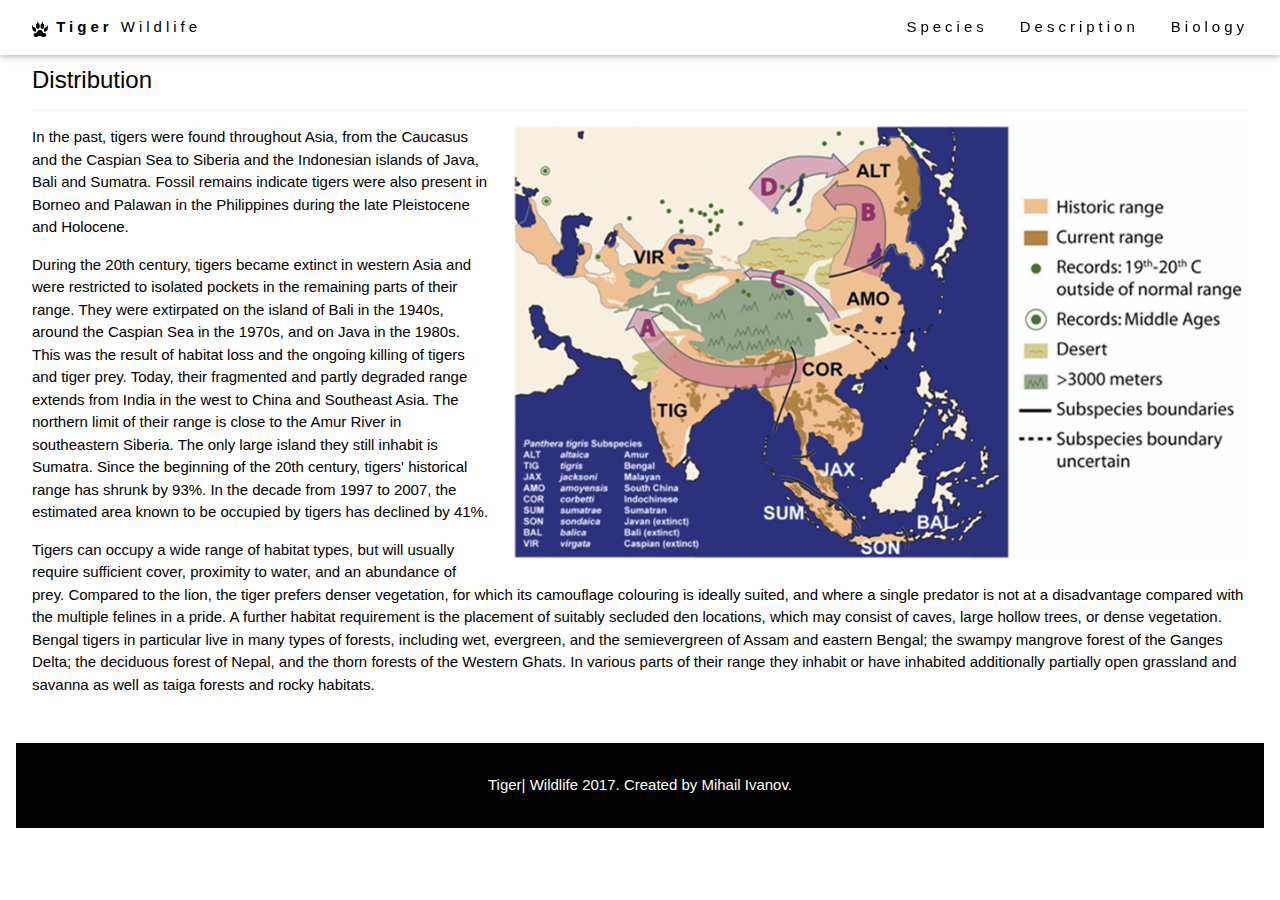
<file: distribution.html>
<!DOCTYPE html>
<html>
<title>Distribution >> Tiger | Wildlife</title>
<meta charset="UTF-8">
<meta name="viewport" content="width=device-width, initial-scale=1">
<link rel="stylesheet" href="style.css">
<link rel="icon" href="images/favicon.png" type="image/png" sizes="16x16">
<body>

<!-- Navbar (sit on top) -->
<div class="w3-top">
  <div class="w3-bar w3-white w3-wide w3-padding-8 w3-card-2">
    <a href="index.html#home" class="w3-margin-left w3-bar-item w3-button"><img src="images/logo.png" width="16" height="16"><b> Tiger</b> Wildlife</a>
    <!-- Float links to the right. Hide them on small screens -->
    <div class="w3-right w3-hide-small">
      <a href="index.html#species" class="w3-bar-item w3-button">Species</a>
      <a href="index.html#description" class="w3-bar-item w3-button">Description</a>
      <a href="index.html#biology" class="w3-bar-item w3-button w3-margin-right">Biology</a>
    </div>
  </div>
</div>

<!-- Header 
<header class="w3-display-container w3-content w3-wide" style="max-width:1500px;" id="home">
  <img class="w3-image" src="post/sumatran.jpg" alt="Sumatran Tiger" width="1500" height="800">
  <div class="w3-display-middle w3-margin-top w3-center">
    <h1 class="w3-xxlarge w3-text-white"><span class="w3-padding w3-black w3-opacity-min"><b>Sumatran Tiger</b></span></h1>
  </div>
</header> -->

<!-- Page content -->
<div class="w3-content w3-padding" style="max-width:1564px">

  <!-- About Section -->
  <div class="w3-container w3-padding-32">
    <h3 class="w3-border-bottom w3-border-light-grey w3-padding-12">Distribution</h3>
	<img class="w3-image" src="post/distribution.png" alt="distribution" width="736" height="588" style="float:right; margin: 0 0 20px 20px">
    <p>
	In the past, tigers were found throughout Asia, from the Caucasus 
	and the Caspian Sea to Siberia and the Indonesian islands of Java, 
	Bali and Sumatra. Fossil remains indicate tigers were also present 
	in Borneo and Palawan in the Philippines during the late Pleistocene 
	and Holocene.
	</p>
	<p>
	During the 20th century, tigers became extinct in western Asia and were 
	restricted to isolated pockets in the remaining parts of their range. 
	They were extirpated on the island of Bali in the 1940s, around the 
	Caspian Sea in the 1970s, and on Java in the 1980s. This was the result 
	of habitat loss and the ongoing killing of tigers and tiger prey. Today, 
	their fragmented and partly degraded range extends from India in the west 
	to China and Southeast Asia. The northern limit of their range is close to 
	the Amur River in southeastern Siberia. The only large island they still 
	inhabit is Sumatra. Since the beginning of the 20th century, tigers' historical 
	range has shrunk by 93%. In the decade from 1997 to 2007, the estimated area known 
	to be occupied by tigers has declined by 41%.
	</p>
	<p>
	Tigers can occupy a wide range of habitat types, but will usually require sufficient 
	cover, proximity to water, and an abundance of prey. Compared to the lion, the tiger 
	prefers denser vegetation, for which its camouflage colouring is ideally suited, and 
	where a single predator is not at a disadvantage compared with the multiple felines 
	in a pride. A further habitat requirement is the placement of suitably secluded den 
	locations, which may consist of caves, large hollow trees, or dense vegetation. Bengal 
	tigers in particular live in many types of forests, including wet, evergreen, and the 
	semievergreen of Assam and eastern Bengal; the swampy mangrove forest of the Ganges Delta; 
	the deciduous forest of Nepal, and the thorn forests of the Western Ghats. In various parts 
	of their range they inhabit or have inhabited additionally partially open grassland and savanna 
	as well as taiga forests and rocky habitats.
	</p>		
  </div>


<!-- Footer -->
<footer class="w3-center w3-black w3-padding-16">
  <p>Tiger| Wildlife 2017. Created by Mihail Ivanov.</p>
</footer>



</body>
</html>
</file>
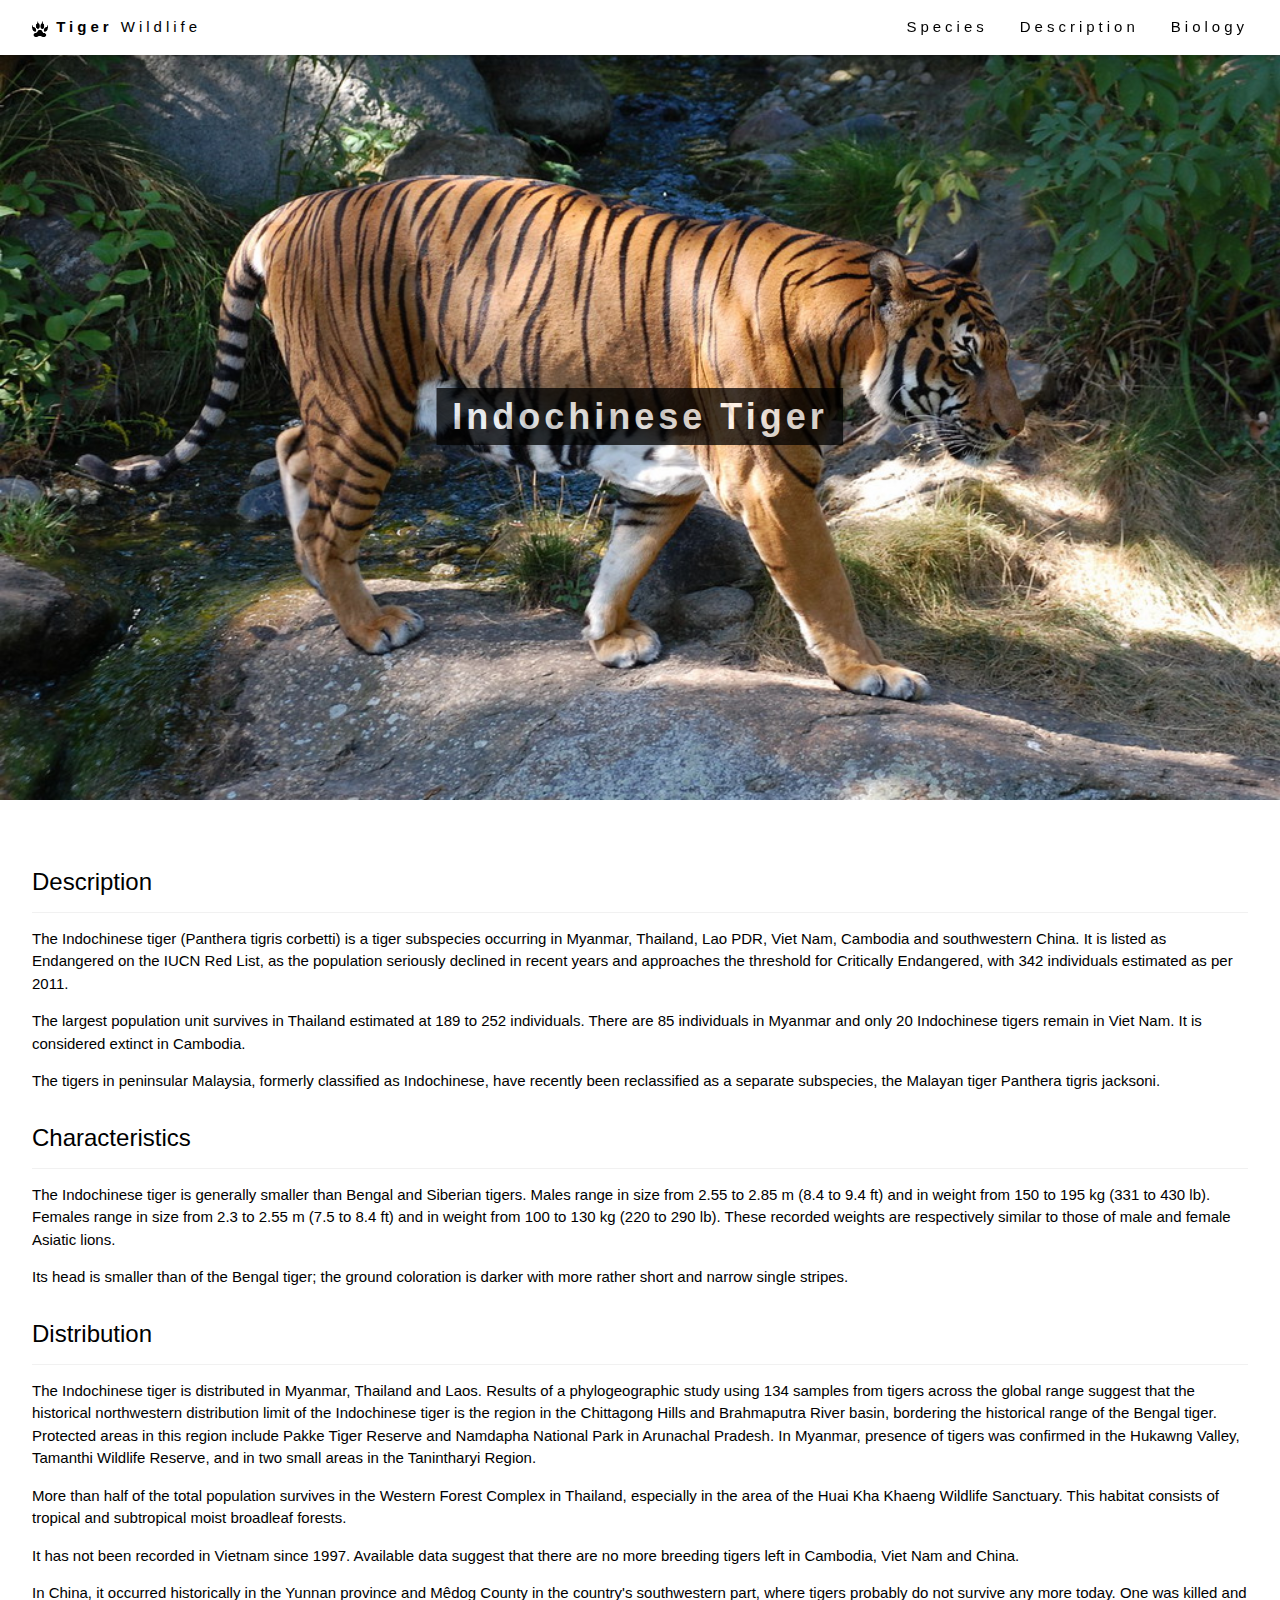
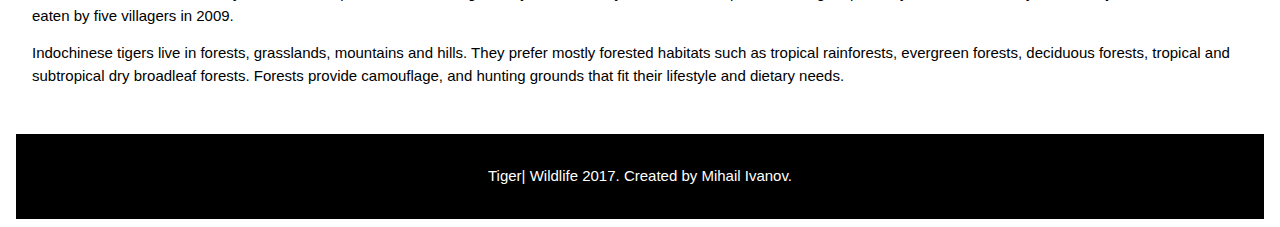
<file: indo.html>
<!DOCTYPE html>
<html>
<title>Indochinese Tiger >> Tiger | Wildlife</title>
<meta charset="UTF-8">
<meta name="viewport" content="width=device-width, initial-scale=1">
<link rel="stylesheet" href="style.css">
<link rel="icon" href="images/favicon.png" type="image/png" sizes="16x16">
<body>

<!-- Navbar (sit on top) -->
<div class="w3-top">
  <div class="w3-bar w3-white w3-wide w3-padding-8 w3-card-2">
    <a href="index.html#home" class="w3-margin-left w3-bar-item w3-button"><img src="images/logo.png" width="16" height="16"><b> Tiger</b> Wildlife</a>
    <!-- Float links to the right. Hide them on small screens -->
    <div class="w3-right w3-hide-small">
      <a href="index.html#species" class="w3-bar-item w3-button">Species</a>
      <a href="index.html#description" class="w3-bar-item w3-button">Description</a>
      <a href="index.html#biology" class="w3-bar-item w3-button w3-margin-right">Biology</a>
    </div>
  </div>
</div>

<!-- Header -->
<header class="w3-display-container w3-content w3-wide" style="max-width:1500px;" id="home">
  <img class="w3-image" src="post/indo.jpg" alt="Indochinese Tiger" width="1500" height="800">
  <div class="w3-display-middle w3-margin-top w3-center">
    <h1 class="w3-xxlarge w3-text-white"><span class="w3-padding w3-black w3-opacity-min"><b>Indochinese Tiger</b></span></h1>
  </div>
</header>

<!-- Page content -->
<div class="w3-content w3-padding" style="max-width:1564px">

  <!-- About Section -->
  <div class="w3-container w3-padding-32">
    <h3 class="w3-border-bottom w3-border-light-grey w3-padding-12">Description</h3>
    <p>The Indochinese tiger (Panthera tigris corbetti) is a tiger subspecies occurring 
	in Myanmar, Thailand, Lao PDR, Viet Nam, Cambodia and southwestern China. It is listed 
	as Endangered on the IUCN Red List, as the population seriously declined in recent years 
	and approaches the threshold for Critically Endangered, with 342 individuals estimated as per 2011.</p>
	<p>The largest population unit survives in Thailand estimated at 189 to 252 individuals. 
	There are 85 individuals in Myanmar and only 20 Indochinese tigers remain in Viet Nam. It is 
	considered extinct in Cambodia.</p>
	<p>The tigers in peninsular Malaysia, formerly classified as Indochinese, have recently been 
	reclassified as a separate subspecies, the Malayan tiger Panthera tigris jacksoni.</p>
	
	<h3 class="w3-border-bottom w3-border-light-grey w3-padding-12">Characteristics</h3>
	<p>The Indochinese tiger is generally smaller than Bengal and Siberian tigers. Males range 
	in size from 2.55 to 2.85&nbsp;m (8.4 to 9.4&nbsp;ft) and in weight from 150 to 195&nbsp;kg 
	(331 to 430&nbsp;lb). Females range in size from 2.3 to 2.55&nbsp;m (7.5 to 8.4&nbsp;ft) and in 
	weight from 100 to 130&nbsp;kg (220 to 290&nbsp;lb). These recorded weights are respectively 
	similar to those of male and female Asiatic lions.</p>
	<p>Its head is smaller than of the Bengal tiger; the ground coloration is darker with more 
	rather short and narrow single stripes.</p>
	
	<h3 class="w3-border-bottom w3-border-light-grey w3-padding-12">Distribution</h3>
	<p>The Indochinese tiger is distributed in Myanmar, Thailand and Laos. Results of a phylogeographic 
	study using 134 samples from tigers across the global range suggest that the historical northwestern 
	distribution limit of the Indochinese tiger is the region in the Chittagong Hills and Brahmaputra River 
	basin, bordering the historical range of the Bengal tiger. Protected areas in this region include Pakke 
	Tiger Reserve and Namdapha National Park in Arunachal Pradesh. In Myanmar, presence of tigers was 
	confirmed in the Hukawng Valley, Tamanthi Wildlife Reserve, and in two small areas in the Tanintharyi Region.</p>
	<p>More than half of the total population survives in the Western Forest Complex in Thailand, especially 
	in the area of the Huai Kha Khaeng Wildlife Sanctuary. This habitat consists of tropical and subtropical 
	moist broadleaf forests.</p>
	<p>It has not been recorded in Vietnam since 1997. Available data suggest that there are no more breeding 
	tigers left in Cambodia, Viet Nam and China.</p>
	<p>In China, it occurred historically in the Yunnan province and M&ecirc;dog County in the country's 
	southwestern part, where tigers probably do not survive any more today. One was killed and eaten by five villagers in 2009.</p>
	<p>Indochinese tigers live in forests, grasslands, mountains and hills. They prefer mostly forested 
	habitats such as tropical rainforests, evergreen forests, deciduous forests, tropical and subtropical dry 
	broadleaf forests. Forests provide camouflage, and hunting grounds that fit their lifestyle and dietary needs.</p>
		
  </div>


<!-- Footer -->
<footer class="w3-center w3-black w3-padding-16">
  <p>Tiger| Wildlife 2017. Created by Mihail Ivanov.</p>
</footer>



</body>
</html>
</file>
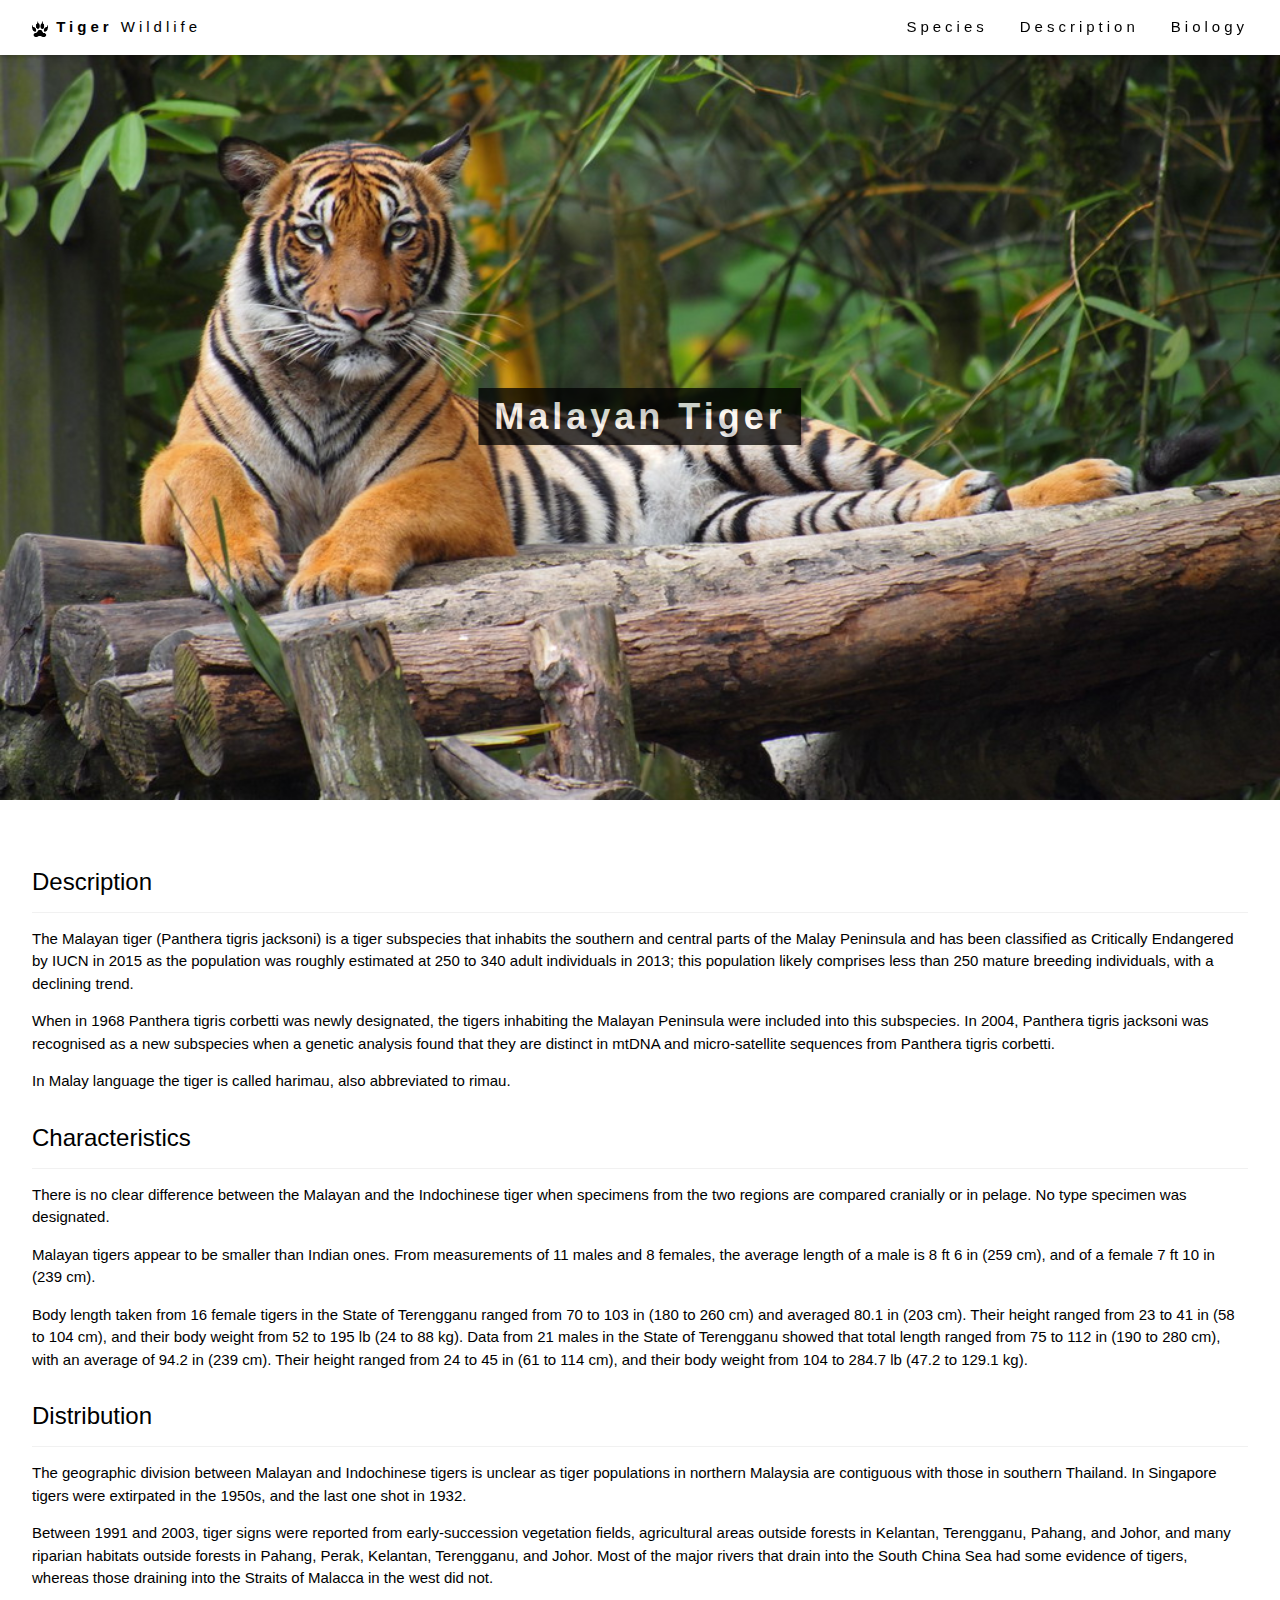
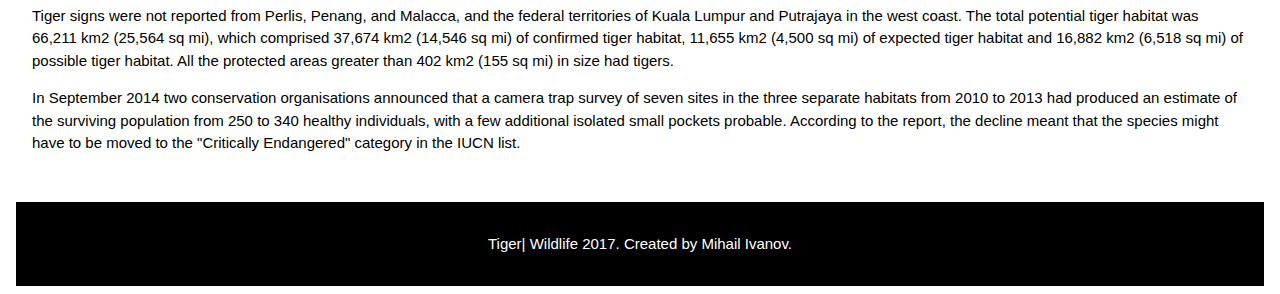
<file: malayan.html>
<!DOCTYPE html>
<html>
<title>Malayan Tiger >> Tiger | Wildlife</title>
<meta charset="UTF-8">
<meta name="viewport" content="width=device-width, initial-scale=1">
<link rel="stylesheet" href="style.css">
<link rel="icon" href="images/favicon.png" type="image/png" sizes="16x16">
<body>

<!-- Navbar (sit on top) -->
<div class="w3-top">
  <div class="w3-bar w3-white w3-wide w3-padding-8 w3-card-2">
    <a href="index.html#home" class="w3-margin-left w3-bar-item w3-button"><img src="images/logo.png" width="16" height="16"><b> Tiger</b> Wildlife</a>
    <!-- Float links to the right. Hide them on small screens -->
    <div class="w3-right w3-hide-small">
      <a href="index.html#species" class="w3-bar-item w3-button">Species</a>
      <a href="index.html#description" class="w3-bar-item w3-button">Description</a>
      <a href="index.html#biology" class="w3-bar-item w3-button w3-margin-right">Biology</a>
    </div>
  </div>
</div>

<!-- Header -->
<header class="w3-display-container w3-content w3-wide" style="max-width:1500px;" id="home">
  <img class="w3-image" src="post/malayan.jpg" alt="Malayan Tiger" width="1500" height="800">
  <div class="w3-display-middle w3-margin-top w3-center">
    <h1 class="w3-xxlarge w3-text-white"><span class="w3-padding w3-black w3-opacity-min"><b>Malayan Tiger</b></span></h1>
  </div>
</header>

<!-- Page content -->
<div class="w3-content w3-padding" style="max-width:1564px">

  <!-- About Section -->
  <div class="w3-container w3-padding-32">
    <h3 class="w3-border-bottom w3-border-light-grey w3-padding-12">Description</h3>
    <p>The Malayan tiger (Panthera tigris jacksoni) is a tiger subspecies that inhabits 
	the southern and central parts of the Malay Peninsula and has been classified as 
	Critically Endangered by IUCN in 2015 as the population was roughly estimated at 250 
	to 340 adult individuals in 2013; this population likely comprises less than 250 
	mature breeding individuals, with a declining trend.</p>
	<p>When in 1968 Panthera tigris corbetti was newly designated, the tigers inhabiting 
	the Malayan Peninsula were included into this subspecies. In 2004, Panthera tigris 
	jacksoni was recognised as a new subspecies when a genetic analysis found that they 
	are distinct in mtDNA and micro-satellite sequences from Panthera tigris corbetti.</p>
	<p>In Malay language the tiger is called harimau, also abbreviated to rimau.</p>
	
	<h3 class="w3-border-bottom w3-border-light-grey w3-padding-12">Characteristics</h3>
	<p>There is no clear difference between the Malayan and the Indochinese tiger when 
	specimens from the two regions are compared cranially or in pelage. 
	No type specimen was designated.</p>
	<p>Malayan tigers appear to be smaller than Indian ones. From measurements of 11 
	males and 8 females, the average length of a male is 8&nbsp;ft 6&nbsp;in (259&nbsp;cm),
	and of a female 7&nbsp;ft 10&nbsp;in (239&nbsp;cm).</p>
	<p>Body length taken from 16 female tigers in the State of Terengganu ranged from 70 to 
	103&nbsp;in (180 to 260&nbsp;cm) and averaged 80.1&nbsp;in (203&nbsp;cm). Their height 
	ranged from 23 to 41&nbsp;in (58 to 104&nbsp;cm), and their body weight from 52 to 195&nbsp;lb 
	(24 to 88&nbsp;kg). Data from 21 males in the State of Terengganu showed that total length ranged 
	from 75 to 112&nbsp;in (190 to 280&nbsp;cm), with an average of 94.2&nbsp;in (239&nbsp;cm). 
	Their height ranged from 24 to 45&nbsp;in (61 to 114&nbsp;cm), and their body weight from 104 to 
	284.7&nbsp;lb (47.2 to 129.1&nbsp;kg).</p>
	
	<h3 class="w3-border-bottom w3-border-light-grey w3-padding-12">Distribution</h3>
	<p>The geographic division between Malayan and Indochinese tigers is unclear as tiger populations 
	in northern Malaysia are contiguous with those in southern Thailand. In Singapore tigers were 
	extirpated in the 1950s, and the last one shot in 1932.</p>
	<p>Between 1991 and 2003, tiger signs were reported from early-succession vegetation fields, 
	agricultural areas outside forests in Kelantan, Terengganu, Pahang, and Johor, and many riparian 
	habitats outside forests in Pahang, Perak, Kelantan, Terengganu, and Johor. Most of the major rivers 
	that drain into the South China Sea had some evidence of tigers, whereas those draining into the 
	Straits of Malacca in the west did not.</p>
	<p>Tiger signs were not reported from Perlis, Penang, and Malacca, and the federal territories of 
	Kuala Lumpur and Putrajaya in the west coast. The total potential tiger habitat was 66,211&nbsp;km2 
	(25,564&nbsp;sq&nbsp;mi), which comprised 37,674&nbsp;km2 (14,546&nbsp;sq&nbsp;mi) of confirmed tiger 
	habitat, 11,655&nbsp;km2 (4,500&nbsp;sq&nbsp;mi) of expected tiger habitat and 16,882&nbsp;km2 
	(6,518&nbsp;sq&nbsp;mi) of possible tiger habitat. All the protected areas greater than 402&nbsp;km2 
	(155&nbsp;sq&nbsp;mi) in size had tigers.</p>
	<p>In September 2014 two conservation organisations announced that a camera trap survey of seven 
	sites in the three separate habitats from 2010 to 2013 had produced an estimate of the surviving 
	population from 250 to 340 healthy individuals, with a few additional isolated small pockets probable. 
	According to the report, the decline meant that the species might have to be moved to the "Critically 
	Endangered" category in the IUCN list.</p>
		
  </div>


<!-- Footer -->
<footer class="w3-center w3-black w3-padding-16">
  <p>Tiger| Wildlife 2017. Created by Mihail Ivanov.</p>
</footer>



</body>
</html>
</file>
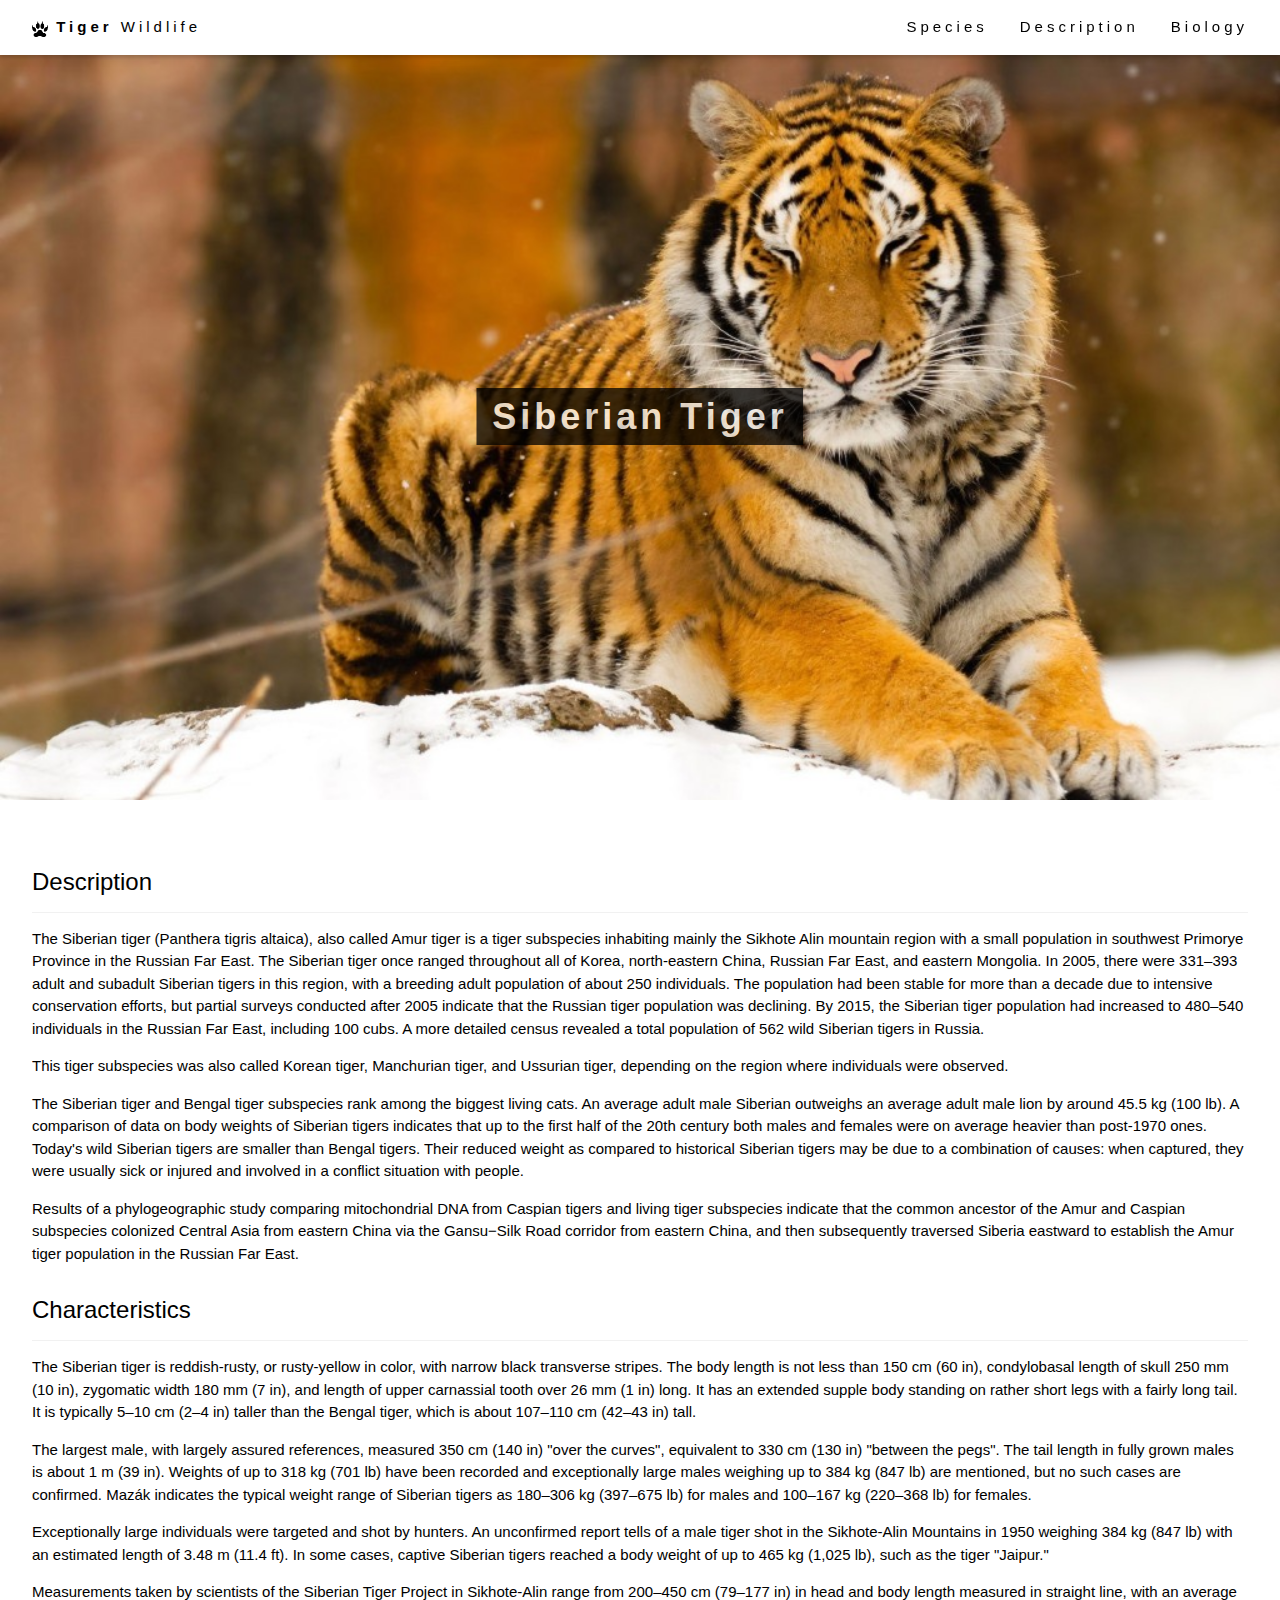
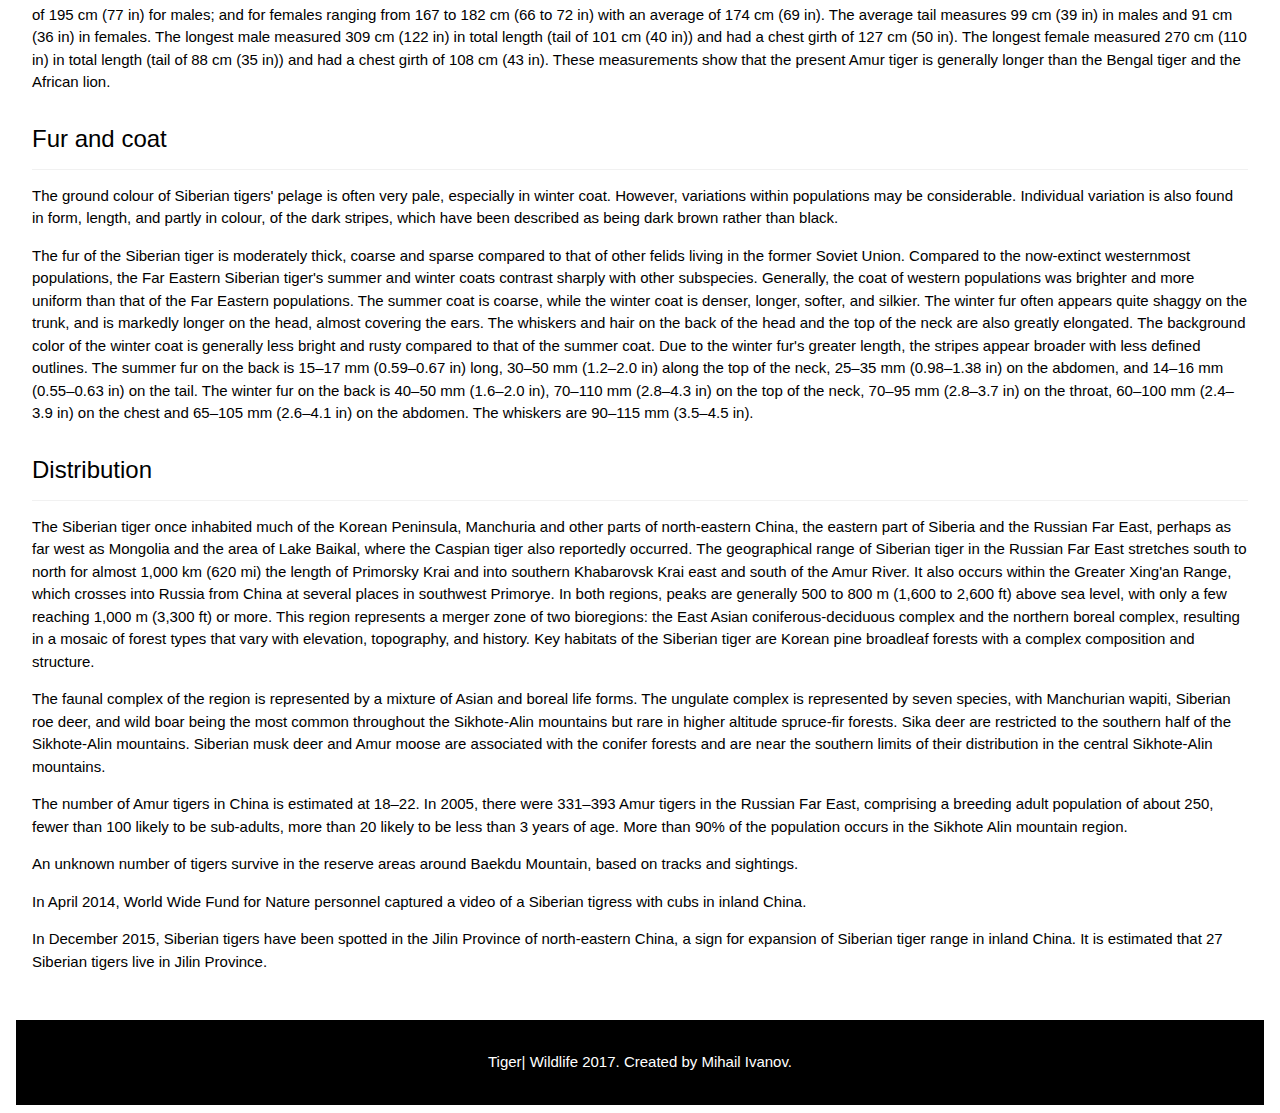
<file: siberian.html>
<!DOCTYPE html>
<html>
<title>Siberian Tiger >> Tiger | Wildlife</title>
<meta charset="UTF-8">
<meta name="viewport" content="width=device-width, initial-scale=1">
<link rel="stylesheet" href="style.css">
<link rel="icon" href="images/favicon.png" type="image/png" sizes="16x16">
<body>

<!-- Navbar (sit on top) -->
<div class="w3-top">
  <div class="w3-bar w3-white w3-wide w3-padding-8 w3-card-2">
    <a href="index.html#home" class="w3-margin-left w3-bar-item w3-button"><img src="images/logo.png" width="16" height="16"><b> Tiger</b> Wildlife</a>
    <!-- Float links to the right. Hide them on small screens -->
    <div class="w3-right w3-hide-small">
      <a href="index.html#species" class="w3-bar-item w3-button">Species</a>
      <a href="index.html#description" class="w3-bar-item w3-button">Description</a>
      <a href="index.html#biology" class="w3-bar-item w3-button w3-margin-right">Biology</a>
    </div>
  </div>
</div>

<!-- Header -->
<header class="w3-display-container w3-content w3-wide" style="max-width:1500px;" id="home">
  <img class="w3-image" src="post/siberian.jpg" alt="Siberian Tiger" width="1500" height="800">
  <div class="w3-display-middle w3-margin-top w3-center">
    <h1 class="w3-xxlarge w3-text-white"><span class="w3-padding w3-black w3-opacity-min"><b>Siberian Tiger</b></span></h1>
  </div>
</header>

<!-- Page content -->
<div class="w3-content w3-padding" style="max-width:1564px">

  <!-- About Section -->
  <div class="w3-container w3-padding-32">
    <h3 class="w3-border-bottom w3-border-light-grey w3-padding-12">Description</h3>
    <p>The Siberian tiger (Panthera tigris altaica), also called Amur tiger is a tiger subspecies 
	inhabiting mainly the Sikhote Alin mountain region with a small population in southwest Primorye 
	Province in the Russian Far East. The Siberian tiger once ranged throughout all of Korea, north-eastern 
	China, Russian Far East, and eastern Mongolia. In 2005, there were 331&ndash;393 adult and subadult Siberian 
	tigers in this region, with a breeding adult population of about 250 individuals. The population had been stable 
	for more than a decade due to intensive conservation efforts, but partial surveys conducted after 2005 indicate that 
	the Russian tiger population was declining. By 2015, the Siberian tiger population had increased to 480&ndash;540 
	individuals in the Russian Far East, including 100 cubs. A more detailed census revealed a total population of 562 
	wild Siberian tigers in Russia.</p>
	<p>This tiger subspecies was also called Korean tiger, Manchurian tiger, and Ussurian tiger, depending on the region 
	where individuals were observed.</p>
	<p>The Siberian tiger and Bengal tiger subspecies rank among the biggest living cats. An average adult male Siberian 
	outweighs an average adult male lion by around 45.5 kg (100 lb). A comparison of data on body weights of Siberian 
	tigers indicates that up to the first half of the 20th century both males and females were on average heavier 
	than post-1970 ones. Today's wild Siberian tigers are smaller than Bengal tigers. Their reduced weight as compared 
	to historical Siberian tigers may be due to a combination of causes: when captured, they were usually sick or injured 
	and involved in a conflict situation with people.</p>
	<p>Results of a phylogeographic study comparing mitochondrial DNA from Caspian tigers and living tiger subspecies 
	indicate that the common ancestor of the Amur and Caspian subspecies colonized Central Asia from eastern China via 
	the Gansu&minus;Silk Road corridor from eastern China, and then subsequently traversed Siberia eastward to establish 
	the Amur tiger population in the Russian Far East.</p>
	
	<h3 class="w3-border-bottom w3-border-light-grey w3-padding-12">Characteristics</h3>
	<p>The Siberian tiger is reddish-rusty, or rusty-yellow in color, with narrow black 
	transverse stripes. The body length is not less than 150 cm (60 in), condylobasal length 
	of skull 250 mm (10 in), zygomatic width 180 mm (7 in), and length of upper carnassial tooth 
	over 26 mm (1 in) long. It has an extended supple body standing on rather short legs with a 
	fairly long tail. It is typically 5&ndash;10 cm (2&ndash;4 in) taller than the Bengal tiger, which is 
	about 107&ndash;110 cm (42&ndash;43 in) tall.</p>
	<p>The largest male, with largely assured references, measured 350 cm (140 in) "over the curves", 
	equivalent to 330 cm (130 in) "between the pegs". The tail length in fully grown males is about 1 m (39 in). 
	Weights of up to 318 kg (701 lb) have been recorded and exceptionally large males weighing up to 384 kg (847 lb) 
	are mentioned, but no such cases are confirmed. Maz&aacute;k indicates the typical weight range of Siberian tigers 
	as 180&ndash;306 kg (397&ndash;675 lb) for males and 100&ndash;167 kg (220&ndash;368 lb) for females.</p>
	<p>Exceptionally large individuals were targeted and shot by hunters. An unconfirmed report tells of a male 
	tiger shot in the Sikhote-Alin Mountains in 1950 weighing 384 kg (847 lb) with an estimated length of 3.48 m (11.4 ft). 
	In some cases, captive Siberian tigers reached a body weight of up to 465 kg (1,025 lb), such as the tiger "Jaipur."</p>
	<p>Measurements taken by scientists of the Siberian Tiger Project in Sikhote-Alin range from 200&ndash;450 cm (79&ndash;177 in) 
	in head and body length measured in straight line, with an average of 195 cm (77 in) for males; and for females ranging from 
	167 to 182 cm (66 to 72 in) with an average of 174 cm (69 in). The average tail measures 99 cm (39 in) in males and 91 cm 
	(36 in) in females. The longest male measured 309 cm (122 in) in total length (tail of 101 cm (40 in)) and had a chest girth 
	of 127 cm (50 in). The longest female measured 270 cm (110 in) in total length (tail of 88 cm (35 in)) and had a chest girth 
	of 108 cm (43 in). These measurements show that the present Amur tiger is generally longer than the Bengal tiger and 
	the African lion.</p>
	
	
	<h3 class="w3-border-bottom w3-border-light-grey w3-padding-12">Fur and coat</h3>
	<p>The ground colour of Siberian tigers' pelage is often very pale, especially in winter coat. 
	However, variations within populations may be considerable. Individual variation is also found 
	in form, length, and partly in colour, of the dark stripes, which have been described as being 
	dark brown rather than black.</p>
	<p>The fur of the Siberian tiger is moderately thick, coarse and sparse compared to that of other 
	felids living in the former Soviet Union. Compared to the now-extinct westernmost populations, 
	the Far Eastern Siberian tiger's summer and winter coats contrast sharply with other subspecies. 
	Generally, the coat of western populations was brighter and more uniform than that of the Far 
	Eastern populations. The summer coat is coarse, while the winter coat is denser, longer, softer, 
	and silkier. The winter fur often appears quite shaggy on the trunk, and is markedly longer on 
	the head, almost covering the ears. The whiskers and hair on the back of the head and the top 
	of the neck are also greatly elongated. The background color of the winter coat is generally less 
	bright and rusty compared to that of the summer coat. Due to the winter fur's greater length, the 
	stripes appear broader with less defined outlines. The summer fur on the back is 15&ndash;17&nbsp;mm 
	(0.59&ndash;0.67&nbsp;in) long, 30&ndash;50&nbsp;mm (1.2&ndash;2.0&nbsp;in) along the top of the neck, 
	25&ndash;35&nbsp;mm (0.98&ndash;1.38&nbsp;in) on the abdomen, and 14&ndash;16&nbsp;mm (0.55&ndash;0.63&nbsp;in) 
	on the tail. The winter fur on the back is 40&ndash;50&nbsp;mm (1.6&ndash;2.0&nbsp;in), 70&ndash;110&nbsp;mm 
	(2.8&ndash;4.3&nbsp;in) on the top of the neck, 70&ndash;95&nbsp;mm (2.8&ndash;3.7&nbsp;in) on the throat, 
	60&ndash;100&nbsp;mm (2.4&ndash;3.9&nbsp;in) on the chest and 65&ndash;105&nbsp;mm (2.6&ndash;4.1&nbsp;in) 
	on the abdomen. The whiskers are 90&ndash;115&nbsp;mm (3.5&ndash;4.5&nbsp;in).</p>
	
	<h3 class="w3-border-bottom w3-border-light-grey w3-padding-12">Distribution</h3>
	<p>The Siberian tiger once inhabited much of the Korean Peninsula, Manchuria and other parts of north-eastern 
	China, the eastern part of Siberia and the Russian Far East, perhaps as far west as Mongolia and the area of 
	Lake Baikal, where the Caspian tiger also reportedly occurred. The geographical range of Siberian tiger in the 
	Russian Far East stretches south to north for almost 1,000&nbsp;km (620&nbsp;mi) the length of Primorsky Krai 
	and into southern Khabarovsk Krai east and south of the Amur River. It also occurs within the Greater Xing'an 
	Range, which crosses into Russia from China at several places in southwest Primorye. In both regions, peaks are 
	generally 500 to 800&nbsp;m (1,600 to 2,600&nbsp;ft) above sea level, with only a few reaching 1,000&nbsp;m (3,300&nbsp;ft) 
	or more. This region represents a merger zone of two bioregions: the East Asian coniferous-deciduous complex and the northern 
	boreal complex, resulting in a mosaic of forest types that vary with elevation, topography, and history. Key habitats 
	of the Siberian tiger are Korean pine broadleaf forests with a complex composition and structure.</p>
	<p>The faunal complex of the region is represented by a mixture of Asian and boreal life forms. The ungulate 
	complex is represented by seven species, with Manchurian wapiti, Siberian roe deer, and wild boar being the most 
	common throughout the Sikhote-Alin mountains but rare in higher altitude spruce-fir forests. Sika deer are restricted 
	to the southern half of the Sikhote-Alin mountains. Siberian musk deer and Amur moose are associated with the conifer 
	forests and are near the southern limits of their distribution in the central Sikhote-Alin mountains.</p>
	<p>The number of Amur tigers in China is estimated at 18&ndash;22. In 2005, there were 331&ndash;393 Amur tigers in 
	the Russian Far East, comprising a breeding adult population of about 250, fewer than 100 likely to be sub-adults, 
	more than 20 likely to be less than 3 years of age. More than 90% of the population occurs in the Sikhote Alin mountain region.</p>
	<p>An unknown number of tigers survive in the reserve areas around Baekdu Mountain, based on tracks and sightings.</p>
	<p>In April 2014, World Wide Fund for Nature personnel captured a video of a Siberian tigress with cubs in inland China.</p>
	<p>In December 2015, Siberian tigers have been spotted in the Jilin Province of north-eastern China, a sign for expansion 
	of Siberian tiger range in inland China. It is estimated that 27 Siberian tigers live in Jilin Province.</p>
		
  </div>


<!-- Footer -->
<footer class="w3-center w3-black w3-padding-16">
  <p>Tiger| Wildlife 2017. Created by Mihail Ivanov.</p>
</footer>



</body>
</html>
</file>
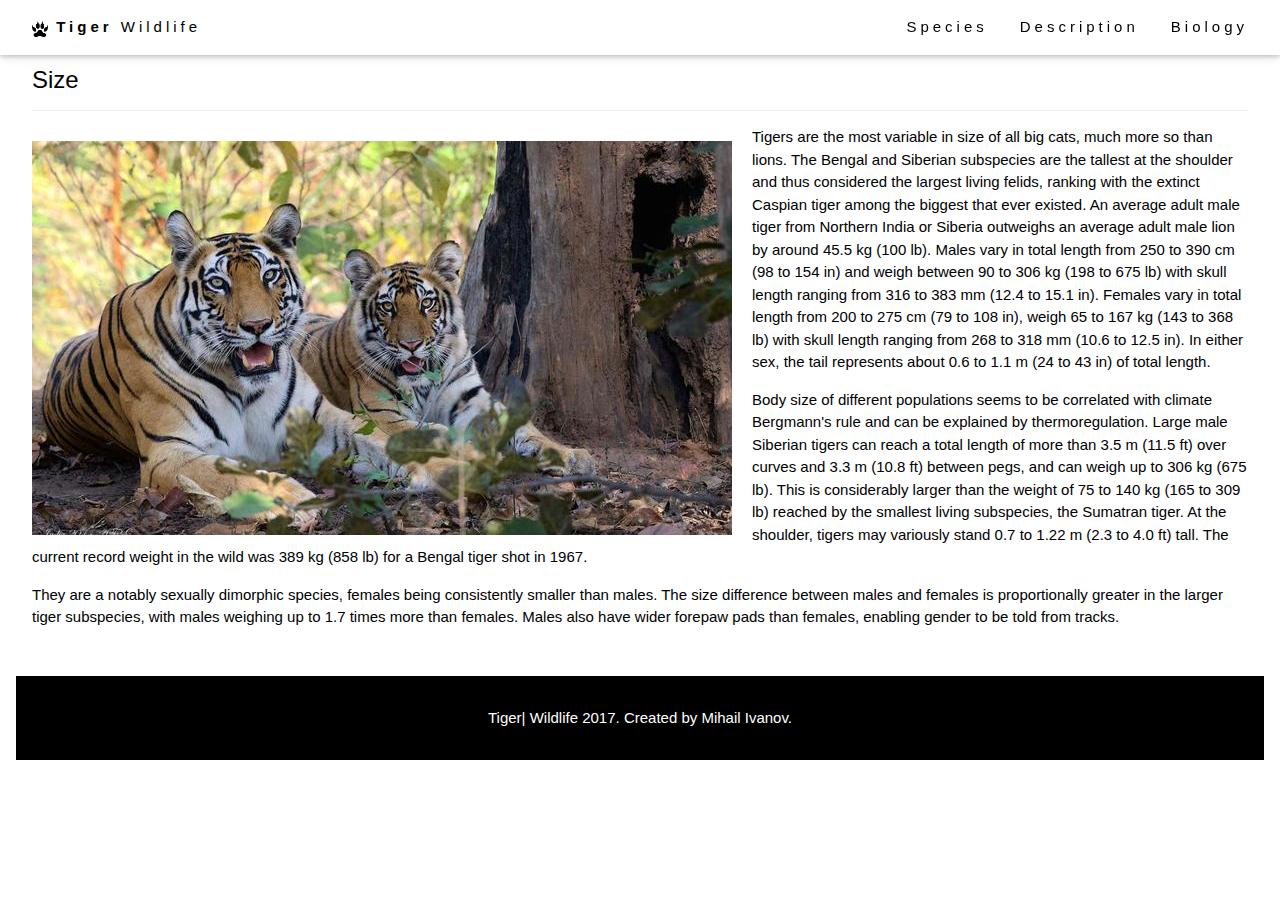
<file: size.html>
<!DOCTYPE html>
<html>
<title>Size >> Tiger | Wildlife</title>
<meta charset="UTF-8">
<meta name="viewport" content="width=device-width, initial-scale=1">
<link rel="stylesheet" href="style.css">
<link rel="icon" href="images/favicon.png" type="image/png" sizes="16x16">
<body>

<!-- Navbar (sit on top) -->
<div class="w3-top">
  <div class="w3-bar w3-white w3-wide w3-padding-8 w3-card-2">
    <a href="index.html#home" class="w3-margin-left w3-bar-item w3-button"><img src="images/logo.png" width="16" height="16"><b> Tiger</b> Wildlife</a>
    <!-- Float links to the right. Hide them on small screens -->
    <div class="w3-right w3-hide-small">
      <a href="index.html#species" class="w3-bar-item w3-button">Species</a>
      <a href="index.html#description" class="w3-bar-item w3-button">Description</a>
      <a href="index.html#biology" class="w3-bar-item w3-button w3-margin-right">Biology</a>
    </div>
  </div>
</div>

<!-- Header 
<header class="w3-display-container w3-content w3-wide" style="max-width:1500px;" id="home">
  <img class="w3-image" src="post/sumatran.jpg" alt="Sumatran Tiger" width="1500" height="800">
  <div class="w3-display-middle w3-margin-top w3-center">
    <h1 class="w3-xxlarge w3-text-white"><span class="w3-padding w3-black w3-opacity-min"><b>Sumatran Tiger</b></span></h1>
  </div>
</header> -->

<!-- Page content -->
<div class="w3-content w3-padding" style="max-width:1564px">

  <!-- About Section -->
  <div class="w3-container w3-padding-32">
    <h3 class="w3-border-bottom w3-border-light-grey w3-padding-12">Size</h3>
	<img class="w3-image" src="post/size.jpg" alt="Sumatran Tiger" width="700" height="373" style="float:left; margin: 20px 20px 0 0">
    <p>
	Tigers are the most variable in size of all big cats, much more so than lions. 
	The Bengal and Siberian subspecies are the tallest at the shoulder and thus considered 
	the largest living felids, ranking with the extinct Caspian tiger among the biggest that 
	ever existed. An average adult male tiger from Northern India or Siberia outweighs an average
	adult male lion by around 45.5 kg (100 lb). Males vary in total length from 250 to 390 cm 
	(98 to 154 in) and weigh between 90 to 306 kg (198 to 675 lb) with skull length ranging from 316 
	to 383 mm (12.4 to 15.1 in). Females vary in total length from 200 to 275 cm (79 to 108 in), weigh 
	65 to 167 kg (143 to 368 lb) with skull length ranging from 268 to 318 mm (10.6 to 12.5 in). 
	In either sex, the tail represents about 0.6 to 1.1 m (24 to 43 in) of total length.
	</p>
	<p>
	Body size of different populations seems to be correlated with climate Bergmann's rule and can be 
	explained by thermoregulation. Large male Siberian tigers can reach a total length of more than 3.5 m 
	(11.5 ft) over curves and 3.3 m (10.8 ft) between pegs, and can weigh up to 306 kg (675 lb). This is 
	considerably larger than the weight of 75 to 140 kg (165 to 309 lb) reached by the smallest living subspecies, 
	the Sumatran tiger. At the shoulder, tigers may variously stand 0.7 to 1.22 m (2.3 to 4.0 ft) tall. The current 
	record weight in the wild was 389 kg (858 lb) for a Bengal tiger shot in 1967.
	</p>
	<p>
	They are a notably sexually dimorphic species, females being consistently smaller than males. The size difference 
	between males and females is proportionally greater in the larger tiger subspecies, with males weighing up to 1.7 
	times more than females. Males also have wider forepaw pads than females, enabling gender to be told from tracks.
	</p>
	
	
		
  </div>


<!-- Footer -->
<footer class="w3-center w3-black w3-padding-16">
  <p>Tiger| Wildlife 2017. Created by Mihail Ivanov.</p>
</footer>



</body>
</html>
</file>
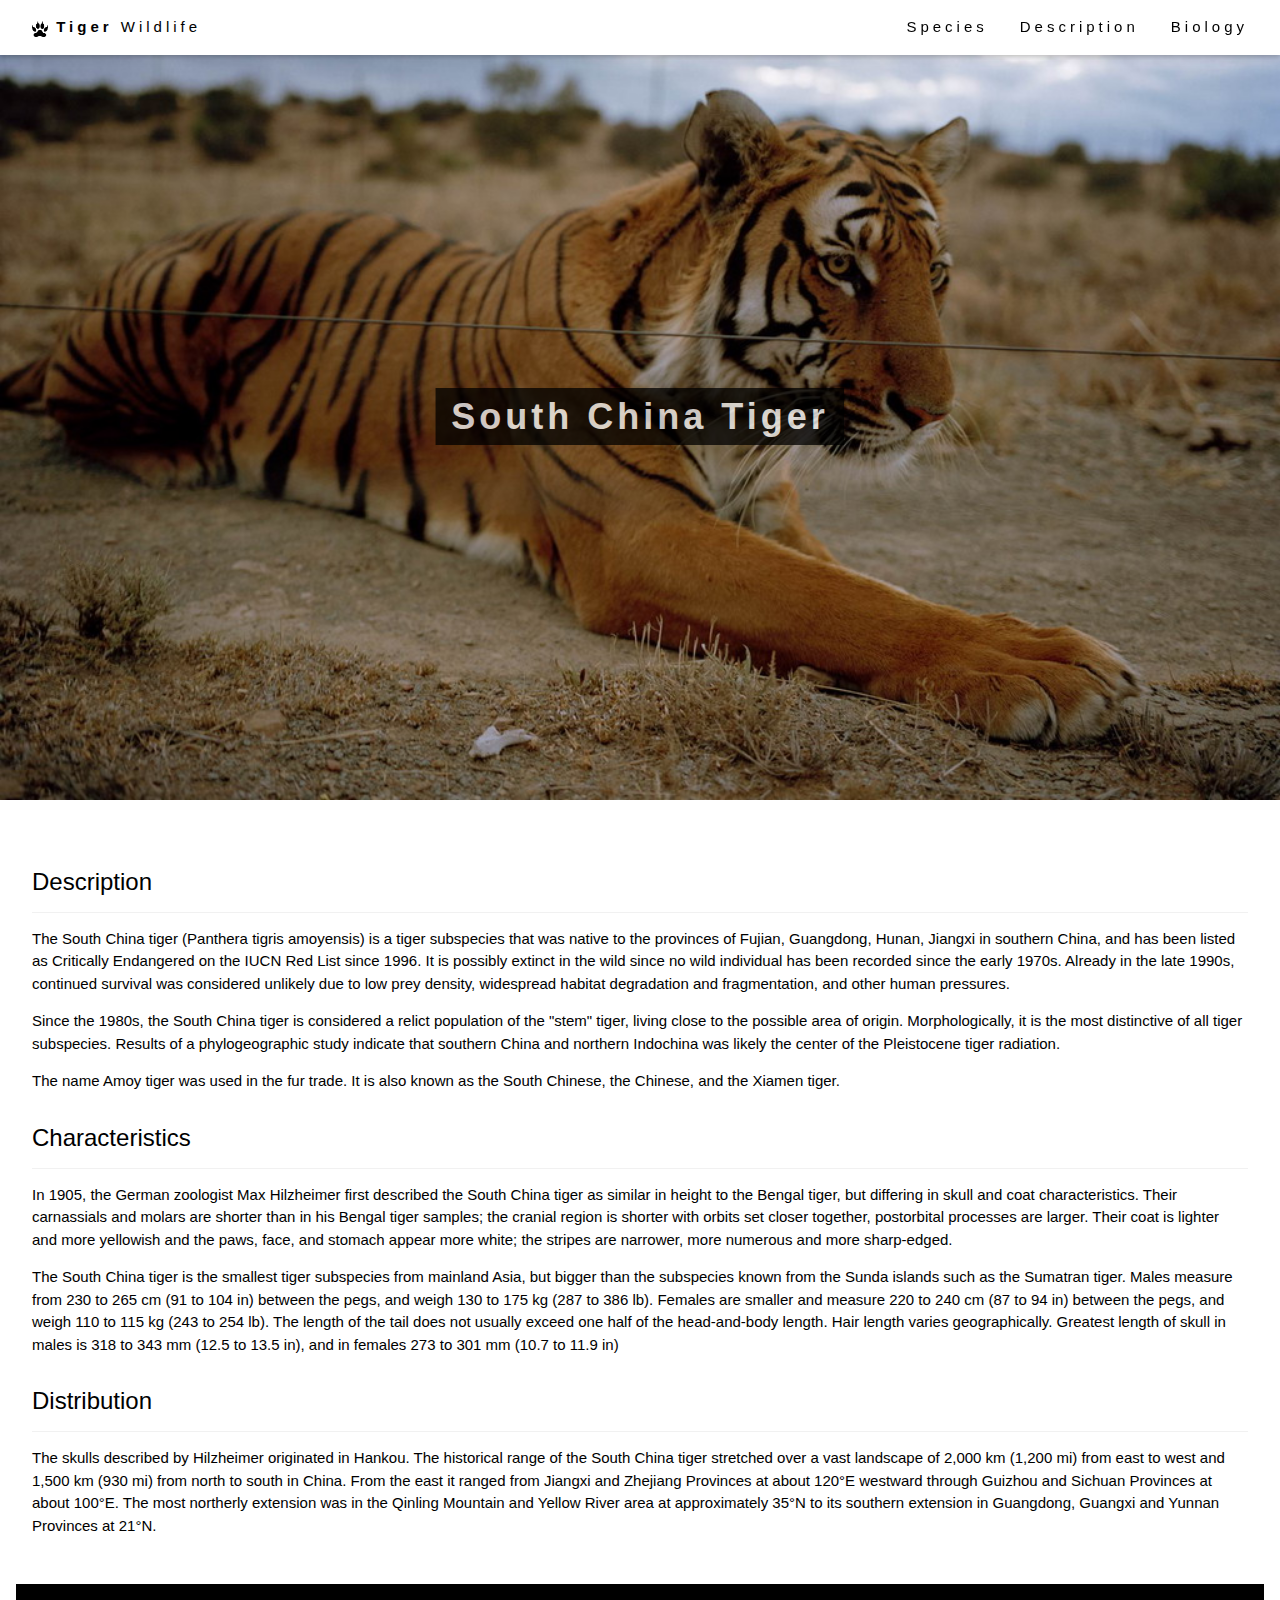
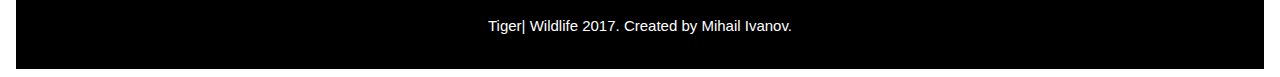
<file: south.html>
<!DOCTYPE html>
<html>
<title>South China Tiger >> Tiger | Wildlife</title>
<meta charset="UTF-8">
<meta name="viewport" content="width=device-width, initial-scale=1">
<link rel="stylesheet" href="style.css">
<link rel="icon" href="images/favicon.png" type="image/png" sizes="16x16">
<body>

<!-- Navbar (sit on top) -->
<div class="w3-top">
  <div class="w3-bar w3-white w3-wide w3-padding-8 w3-card-2">
    <a href="index.html#home" class="w3-margin-left w3-bar-item w3-button"><img src="images/logo.png" width="16" height="16"><b> Tiger</b> Wildlife</a>
    <!-- Float links to the right. Hide them on small screens -->
    <div class="w3-right w3-hide-small">
      <a href="index.html#species" class="w3-bar-item w3-button">Species</a>
      <a href="index.html#description" class="w3-bar-item w3-button">Description</a>
      <a href="index.html#biology" class="w3-bar-item w3-button w3-margin-right">Biology</a>
    </div>
  </div>
</div>

<!-- Header -->
<header class="w3-display-container w3-content w3-wide" style="max-width:1500px;" id="home">
  <img class="w3-image" src="post/south.jpg" alt="South China Tiger" width="1500" height="800">
  <div class="w3-display-middle w3-margin-top w3-center">
    <h1 class="w3-xxlarge w3-text-white"><span class="w3-padding w3-black w3-opacity-min"><b>South China Tiger</b></span></h1>
  </div>
</header>

<!-- Page content -->
<div class="w3-content w3-padding" style="max-width:1564px">

  <!-- About Section -->
  <div class="w3-container w3-padding-32">
    <h3 class="w3-border-bottom w3-border-light-grey w3-padding-12">Description</h3>
    <p>The South China tiger (Panthera tigris amoyensis) is a tiger subspecies that 
	was native to the provinces of Fujian, Guangdong, Hunan, Jiangxi in southern China, 
	and has been listed as Critically Endangered on the IUCN Red List since 1996. 
	It is possibly extinct in the wild since no wild individual has been recorded 
	since the early 1970s. Already in the late 1990s, continued survival was considered 
	unlikely due to low prey density, widespread habitat degradation and fragmentation, 
	and other human pressures.</p>
	<p>Since the 1980s, the South China tiger is considered a relict population of the 
	"stem" tiger, living close to the possible area of origin. Morphologically, it is the 
	most distinctive of all tiger subspecies. Results of a phylogeographic study indicate 
	that southern China and northern Indochina was likely the center of the Pleistocene 
	tiger radiation.</p>
	<p>The name Amoy tiger was used in the fur trade. It is also known as the South Chinese, 
	the Chinese, and the Xiamen tiger.</p>
	
	<h3 class="w3-border-bottom w3-border-light-grey w3-padding-12">Characteristics</h3>
	<p>In 1905, the German zoologist Max Hilzheimer first described the South China tiger as 
	similar in height to the Bengal tiger, but differing in skull and coat characteristics. 
	Their carnassials and molars are shorter than in his Bengal tiger samples; the cranial 
	region is shorter with orbits set closer together, postorbital processes are larger. 
	Their coat is lighter and more yellowish and the paws, face, and stomach appear more white; 
	the stripes are narrower, more numerous and more sharp-edged.</p>
	<p>The South China tiger is the smallest tiger subspecies from mainland Asia, but bigger 
	than the subspecies known from the Sunda islands such as the Sumatran tiger. Males measure 
	from 230 to 265&nbsp;cm (91 to 104&nbsp;in) between the pegs, and weigh 130 to 175&nbsp;kg (287 to 386&nbsp;lb). 
	Females are smaller and measure 220 to 240&nbsp;cm (87 to 94&nbsp;in) between the pegs, and weigh 110 to 115&nbsp;kg (243 to 254&nbsp;lb). 
	The length of the tail does not usually exceed one half of the head-and-body length. Hair length varies geographically. 
	Greatest length of skull in males is 318 to 343&nbsp;mm (12.5 to 13.5&nbsp;in), and in females 273 to 301&nbsp;mm (10.7 to 11.9&nbsp;in)</p>
	
	<h3 class="w3-border-bottom w3-border-light-grey w3-padding-12">Distribution</h3>
	<p>The skulls described by Hilzheimer originated in Hankou. The historical range of the 
	South China tiger stretched over a vast landscape of 2,000 km (1,200 mi) from east to 
	west and 1,500 km (930 mi) from north to south in China. From the east it ranged from Jiangxi 
	and Zhejiang Provinces at about 120&deg;E westward through Guizhou and Sichuan Provinces at 
	about 100&deg;E. The most northerly extension was in the Qinling Mountain and Yellow River 
	area at approximately 35&deg;N to its southern extension in Guangdong, Guangxi and Yunnan 
	Provinces at 21&deg;N.</p>
		
  </div>


<!-- Footer -->
<footer class="w3-center w3-black w3-padding-16">
  <p>Tiger| Wildlife 2017. Created by Mihail Ivanov.</p>
</footer>



</body>
</html>
</file>
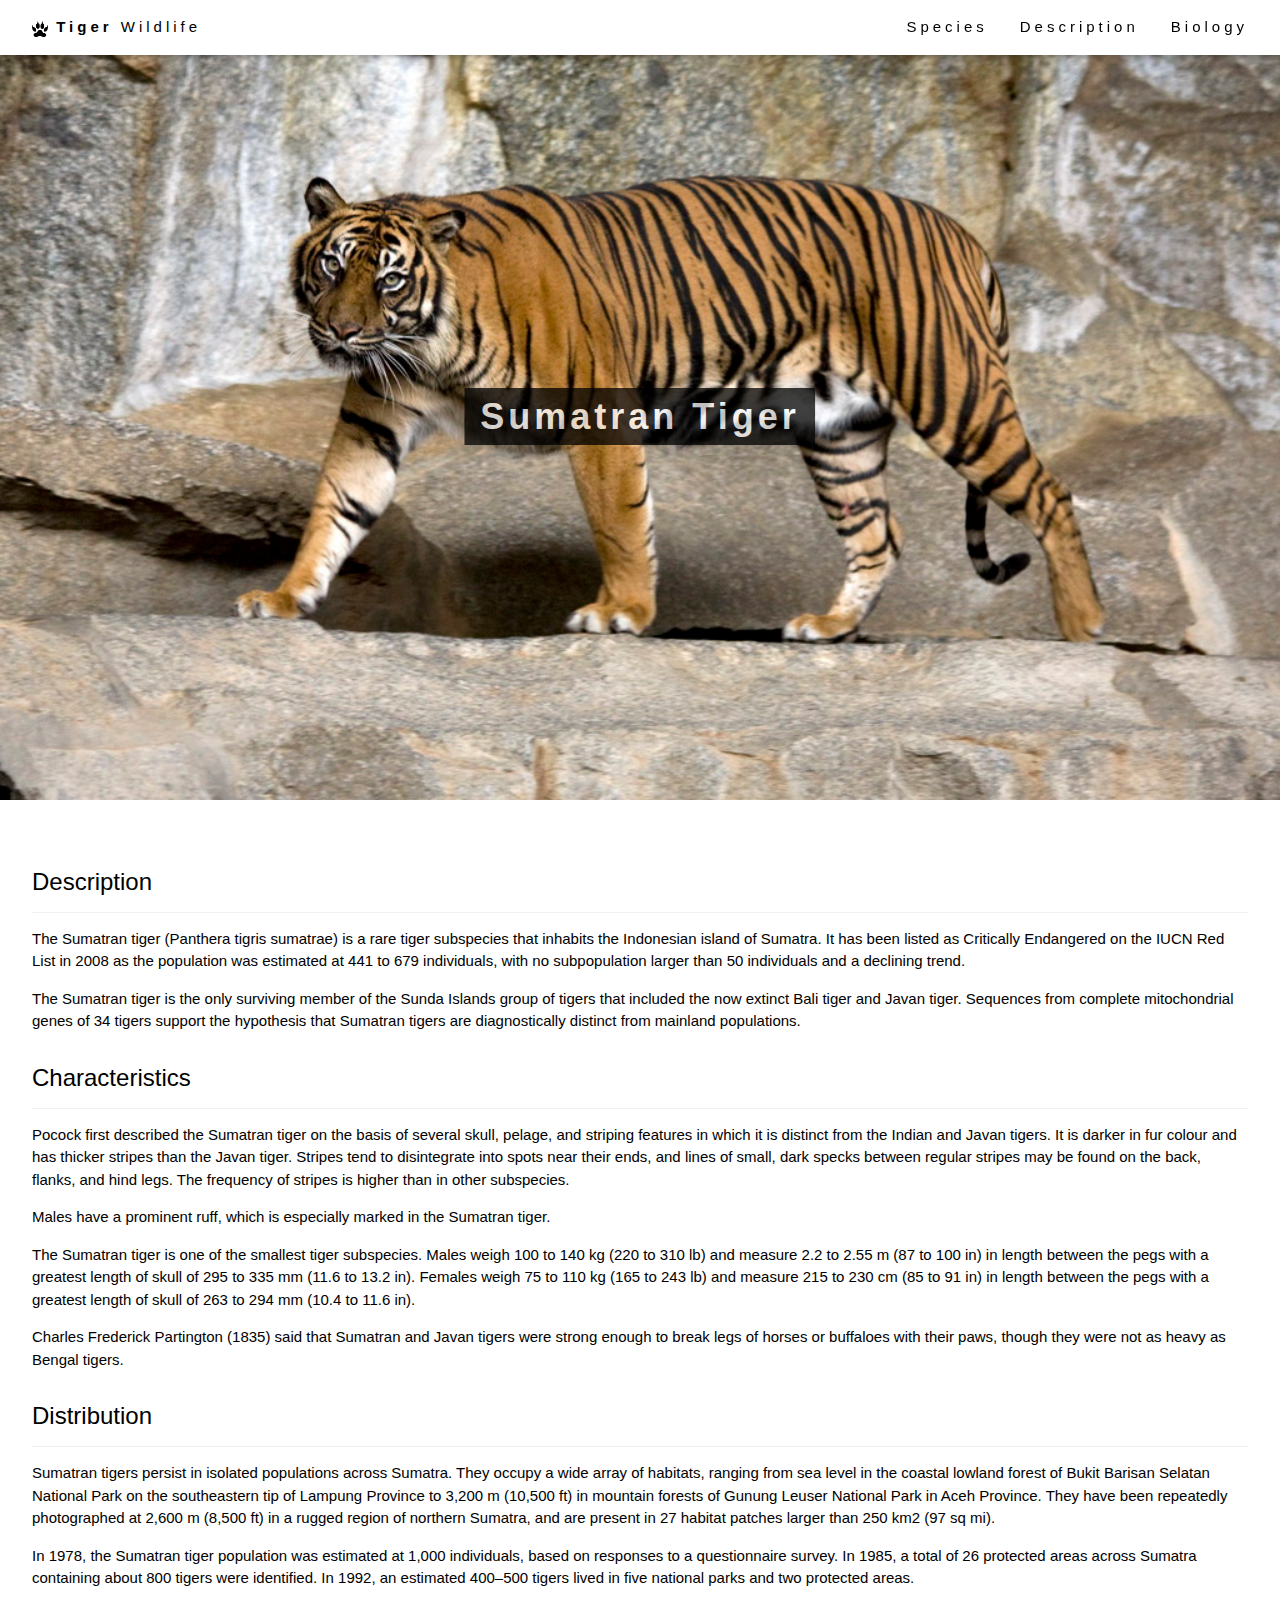
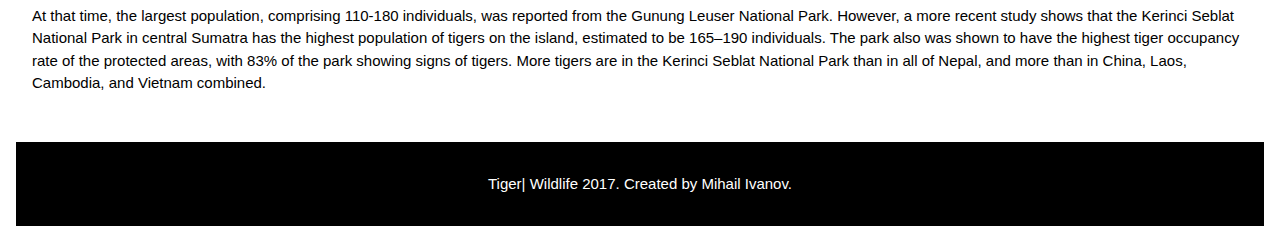
<file: sumatran.html>
<!DOCTYPE html>
<html>
<title>Sumatran Tiger >> Tiger | Wildlife</title>
<meta charset="UTF-8">
<meta name="viewport" content="width=device-width, initial-scale=1">
<link rel="stylesheet" href="style.css">
<link rel="icon" href="images/favicon.png" type="image/png" sizes="16x16">
<body>

<!-- Navbar (sit on top) -->
<div class="w3-top">
  <div class="w3-bar w3-white w3-wide w3-padding-8 w3-card-2">
    <a href="index.html#home" class="w3-margin-left w3-bar-item w3-button"><img src="images/logo.png" width="16" height="16"><b> Tiger</b> Wildlife</a>
    <!-- Float links to the right. Hide them on small screens -->
    <div class="w3-right w3-hide-small">
      <a href="index.html#species" class="w3-bar-item w3-button">Species</a>
      <a href="index.html#description" class="w3-bar-item w3-button">Description</a>
      <a href="index.html#biology" class="w3-bar-item w3-button w3-margin-right">Biology</a>
    </div>
  </div>
</div>

<!-- Header -->
<header class="w3-display-container w3-content w3-wide" style="max-width:1500px;" id="home">
  <img class="w3-image" src="post/sumatran.jpg" alt="Sumatran Tiger" width="1500" height="800">
  <div class="w3-display-middle w3-margin-top w3-center">
    <h1 class="w3-xxlarge w3-text-white"><span class="w3-padding w3-black w3-opacity-min"><b>Sumatran Tiger</b></span></h1>
  </div>
</header>

<!-- Page content -->
<div class="w3-content w3-padding" style="max-width:1564px">

  <!-- About Section -->
  <div class="w3-container w3-padding-32">
    <h3 class="w3-border-bottom w3-border-light-grey w3-padding-12">Description</h3>
    <p>The Sumatran tiger (Panthera tigris sumatrae) is a rare tiger subspecies that inhabits 
	the Indonesian island of Sumatra. It has been listed as Critically Endangered on the IUCN 
	Red List in 2008 as the population was estimated at 441 to 679 individuals, with no 
	subpopulation larger than 50 individuals and a declining trend.</p>
	<p>The Sumatran tiger is the only surviving member of the Sunda Islands group of tigers 
	that included the now extinct Bali tiger and Javan tiger. Sequences from complete mitochondrial 
	genes of 34 tigers support the hypothesis that Sumatran tigers are diagnostically distinct 
	from mainland populations.</p>
	
	<h3 class="w3-border-bottom w3-border-light-grey w3-padding-12">Characteristics</h3>
	<p>Pocock first described the Sumatran tiger on the basis of several skull, pelage, and 
	striping features in which it is distinct from the Indian and Javan tigers. It is darker in 
	fur colour and has thicker stripes than the Javan tiger. Stripes tend to disintegrate into 
	spots near their ends, and lines of small, dark specks between regular stripes may be found 
	on the back, flanks, and hind legs. The frequency of stripes is higher than in other subspecies.</p>
	<p>Males have a prominent ruff, which is especially marked in the Sumatran tiger.</p>
	<p>The Sumatran tiger is one of the smallest tiger subspecies. Males weigh 100 to 140&nbsp;kg (220 to 310&nbsp;lb) 
	and measure 2.2 to 2.55&nbsp;m (87 to 100&nbsp;in) in length between the pegs with a greatest length of skull of 
	295 to 335&nbsp;mm (11.6 to 13.2&nbsp;in). Females weigh 75 to 110&nbsp;kg (165 to 243&nbsp;lb) and measure 215 
	to 230&nbsp;cm (85 to 91&nbsp;in) in length between the pegs with a greatest length of skull of 263 to 294&nbsp;mm (10.4 to 11.6&nbsp;in).</p>
	<p>Charles Frederick Partington (1835) said that Sumatran and Javan tigers were strong enough 
	to break legs of horses or buffaloes with their paws, though they were not as heavy as Bengal tigers.</p>
	
	<h3 class="w3-border-bottom w3-border-light-grey w3-padding-12">Distribution</h3>
	<p>Sumatran tigers persist in isolated populations across Sumatra. They occupy a wide array of habitats, ranging 
	from sea level in the coastal lowland forest of Bukit Barisan Selatan National Park on the southeastern tip of 
	Lampung Province to 3,200&nbsp;m (10,500&nbsp;ft) in mountain forests of Gunung Leuser National Park in Aceh Province. 
	They have been repeatedly photographed at 2,600&nbsp;m (8,500&nbsp;ft) in a rugged region of northern Sumatra, and are 
	present in 27 habitat patches larger than 250&nbsp;km2 (97&nbsp;sq&nbsp;mi).</p>
	<p>In 1978, the Sumatran tiger population was estimated at 1,000 individuals, based on responses to a questionnaire survey. 
	In 1985, a total of 26 protected areas across Sumatra containing about 800 tigers were identified. In 1992, an estimated 400&ndash;500 
	tigers lived in five national parks and two protected areas.</p>
	<p>At that time, the largest population, comprising 110-180 individuals, was reported from the Gunung Leuser National Park. 
	However, a more recent study shows that the Kerinci Seblat National Park in central Sumatra has the highest population of tigers on the 
	island, estimated to be 165&ndash;190 individuals. The park also was shown to have the highest tiger occupancy rate of the protected areas, 
	with 83% of the park showing signs of tigers. More tigers are in the Kerinci Seblat National Park than in all of Nepal, and more than in China,
	Laos, Cambodia, and Vietnam combined.</p>
		
  </div>


<!-- Footer -->
<footer class="w3-center w3-black w3-padding-16">
  <p>Tiger| Wildlife 2017. Created by Mihail Ivanov.</p>
</footer>



</body>
</html>
</file>
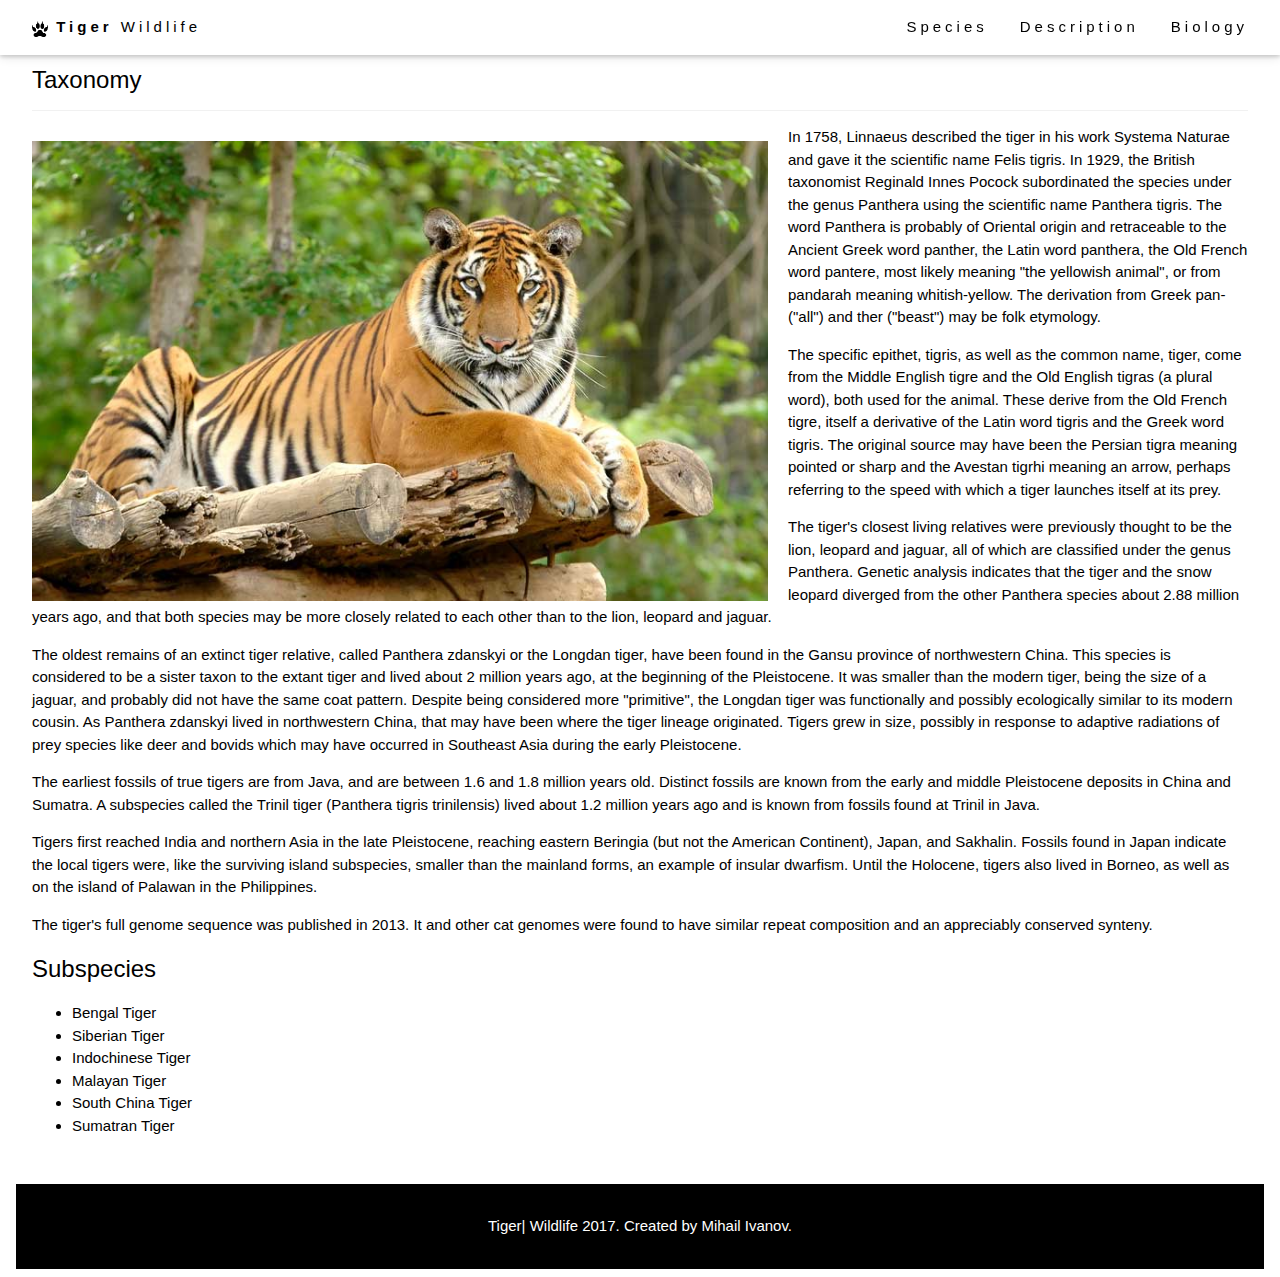
<file: taxonomy.html>
<!DOCTYPE html>
<html>
<title>Taxonomy >> Tiger | Wildlife</title>
<meta charset="UTF-8">
<meta name="viewport" content="width=device-width, initial-scale=1">
<link rel="stylesheet" href="style.css">
<link rel="icon" href="images/favicon.png" type="image/png" sizes="16x16">
<body>

<!-- Navbar (sit on top) -->
<div class="w3-top">
  <div class="w3-bar w3-white w3-wide w3-padding-8 w3-card-2">
    <a href="index.html#home" class="w3-margin-left w3-bar-item w3-button"><img src="images/logo.png" width="16" height="16"><b> Tiger</b> Wildlife</a>
    <!-- Float links to the right. Hide them on small screens -->
    <div class="w3-right w3-hide-small">
      <a href="index.html#species" class="w3-bar-item w3-button">Species</a>
      <a href="index.html#description" class="w3-bar-item w3-button">Description</a>
      <a href="index.html#biology" class="w3-bar-item w3-button w3-margin-right">Biology</a>
    </div>
  </div>
</div>

<!-- Header 
<header class="w3-display-container w3-content w3-wide" style="max-width:1500px;" id="home">
  <img class="w3-image" src="post/sumatran.jpg" alt="Sumatran Tiger" width="1500" height="800">
  <div class="w3-display-middle w3-margin-top w3-center">
    <h1 class="w3-xxlarge w3-text-white"><span class="w3-padding w3-black w3-opacity-min"><b>Sumatran Tiger</b></span></h1>
  </div>
</header> -->

<!-- Page content -->
<div class="w3-content w3-padding" style="max-width:1564px">

  <!-- About Section -->
  <div class="w3-container w3-padding-32">
    <h3 class="w3-border-bottom w3-border-light-grey w3-padding-12">Taxonomy</h3>
	<img class="w3-image" src="post/taxonomy.jpg" alt="Bengal Tiger" width="736" height="588" style="float:left; margin: 20px 20px 0 0">
    <p>
	In 1758, Linnaeus described the tiger in his work Systema Naturae 
	and gave it the scientific name Felis tigris. In 1929, the British 
	taxonomist Reginald Innes Pocock subordinated the species under the 
	genus Panthera using the scientific name Panthera tigris.
	The word Panthera is probably of Oriental origin and retraceable to 
	the Ancient Greek word panther, the Latin word panthera, the Old French 
	word pantere, most likely meaning "the yellowish animal", or from pandarah 
	meaning whitish-yellow. The derivation from Greek pan- ("all") and ther 
	("beast") may be folk etymology.
	</p>
	<p>
	The specific epithet, tigris, as well as the common name, tiger, come from 
	the Middle English tigre and the Old English tigras (a plural word), both 
	used for the animal. These derive from the Old French tigre, itself a derivative 
	of the Latin word tigris and the Greek word tigris. The original source may have 
	been the Persian tigra meaning pointed or sharp and the Avestan tigrhi meaning an 
	arrow, perhaps referring to the speed with which a tiger launches itself at its prey.
	</p>
	<p>
	The tiger's closest living relatives were previously thought to be the lion, leopard 
	and jaguar, all of which are classified under the genus Panthera. Genetic analysis 
	indicates that the tiger and the snow leopard diverged from the other Panthera species 
	about 2.88 million years ago, and that both species may be more closely related to each 
	other than to the lion, leopard and jaguar.
	</p>
	<p>
	The oldest remains of an extinct tiger relative, called Panthera zdanskyi or the Longdan 
	tiger, have been found in the Gansu province of northwestern China. This species is considered 
	to be a sister taxon to the extant tiger and lived about 2 million years ago, at the beginning 
	of the Pleistocene. It was smaller than the modern tiger, being the size of a jaguar, and probably 
	did not have the same coat pattern. Despite being considered more "primitive", the Longdan tiger 
	was functionally and possibly ecologically similar to its modern cousin. As Panthera zdanskyi 
	lived in northwestern China, that may have been where the tiger lineage originated. Tigers grew 
	in size, possibly in response to adaptive radiations of prey species like deer and bovids which may 
	have occurred in Southeast Asia during the early Pleistocene.
	</p>
	<p>
	The earliest fossils of true tigers are from Java, and are between 1.6 and 1.8 million years old. 
	Distinct fossils are known from the early and middle Pleistocene deposits in China and Sumatra. 
	A subspecies called the Trinil tiger (Panthera tigris trinilensis) lived about 1.2 million years 
	ago and is known from fossils found at Trinil in Java.
	</p>
	<p>
	Tigers first reached India and northern Asia in the late Pleistocene, reaching eastern Beringia 
	(but not the American Continent), Japan, and Sakhalin. Fossils found in Japan indicate the local 
	tigers were, like the surviving island subspecies, smaller than the mainland forms, an example of 
	insular dwarfism. Until the Holocene, tigers also lived in Borneo, as well as on the island of Palawan 
	in the Philippines.
	</p>
	<p>
	The tiger's full genome sequence was published in 2013. It and other cat genomes were found to have similar 
	repeat composition and an appreciably conserved synteny.
	</p>
	<p>
	<h3>Subspecies</h3>
	<ul>
		<li>Bengal Tiger</li>
		<li>Siberian Tiger</li>
		<li>Indochinese Tiger</li>
		<li>Malayan Tiger</li>
		<li>South China Tiger</li>
		<li>Sumatran Tiger</li>
	</ul>
	</p>		
  </div>


<!-- Footer -->
<footer class="w3-center w3-black w3-padding-16">
  <p>Tiger| Wildlife 2017. Created by Mihail Ivanov.</p>
</footer>



</body>
</html>
</file>
<file: style.css>
/* W3.CSS 2.97 Feb 2017 by Jan Egil and Borge Refsnes */
html{box-sizing:border-box}*,*:before,*:after{box-sizing:inherit}
/* Extract from normalize.css by Nicolas Gallagher and Jonathan Neal git.io/normalize */
html{-ms-text-size-adjust:100%;-webkit-text-size-adjust:100%}body{margin:0}
article,aside,details,figcaption,figure,footer,header,main,menu,nav,section,summary{display:block}
audio,canvas,progress,video{display:inline-block}progress{vertical-align:baseline}
audio:not([controls]){display:none;height:0}[hidden],template{display:none}
a{background-color:transparent;-webkit-text-decoration-skip:objects}
a:active,a:hover{outline-width:0}abbr[title]{border-bottom:none;text-decoration:underline;text-decoration:underline dotted}
dfn{font-style:italic}mark{background:#ff0;color:#000}
small{font-size:80%}sub,sup{font-size:75%;line-height:0;position:relative;vertical-align:baseline}
sub{bottom:-0.25em}sup{top:-0.5em}figure{margin:1em 40px}
img{border-style:none}svg:not(:root){overflow:hidden}
code,kbd,pre,samp{font-family:monospace,monospace;font-size:1em}
hr{box-sizing:content-box;height:0;overflow:visible}
button,input,select,textarea{font:inherit;margin:0}optgroup{font-weight:bold}
button,input{overflow:visible}button,select{text-transform:none}
button,html [type=button],[type=reset],[type=submit]{-webkit-appearance:button}
button::-moz-focus-inner, [type=button]::-moz-focus-inner, [type=reset]::-moz-focus-inner, [type=submit]::-moz-focus-inner{border-style:none;padding:0}
button:-moz-focusring, [type=button]:-moz-focusring, [type=reset]:-moz-focusring, [type=submit]:-moz-focusring{outline:1px dotted ButtonText}
fieldset{border:1px solid #c0c0c0;margin:0 2px;padding:.35em .625em .75em}
legend{color:inherit;display:table;max-width:100%;padding:0;white-space:normal}textarea{overflow:auto}
[type=checkbox],[type=radio]{padding:0}
[type=number]::-webkit-inner-spin-button,[type=number]::-webkit-outer-spin-button{height:auto}
[type=search]{-webkit-appearance:textfield;outline-offset:-2px}
[type=search]::-webkit-search-cancel-button,[type=search]::-webkit-search-decoration{-webkit-appearance:none}
::-webkit-input-placeholder{color:inherit;opacity:0.54}
::-webkit-file-upload-button{-webkit-appearance:button;font:inherit}
/* End extract */
html,body{font-family:Verdana,sans-serif;font-size:15px;line-height:1.5}html{overflow-x:hidden}
h1,h2,h3,h4,h5,h6,.w3-slim,.w3-wide{font-family:"Segoe UI",Arial,sans-serif}
h1{font-size:36px}h2{font-size:30px}h3{font-size:24px}h4{font-size:20px}h5{font-size:18px}h6{font-size:16px}
.w3-serif{font-family:"Times New Roman",Times,serif}
h1,h2,h3,h4,h5,h6{font-weight:400;margin:10px 0}.w3-wide{letter-spacing:4px}
h1 a,h2 a,h3 a,h4 a,h5 a,h6 a{font-weight:inherit}
hr{border:0;border-top:1px solid #eee;margin:20px 0}
img{margin-bottom:-5px}a{color:inherit}
.w3-image{max-width:100%;height:auto}
.w3-table,.w3-table-all{border-collapse:collapse;border-spacing:0;width:100%;display:table}
.w3-table-all{border:1px solid #ccc}
.w3-bordered tr,.w3-table-all tr{border-bottom:1px solid #ddd}
.w3-striped tbody tr:nth-child(even){background-color:#f1f1f1}
.w3-table-all tr:nth-child(odd){background-color:#fff}
.w3-table-all tr:nth-child(even){background-color:#f1f1f1}
.w3-hoverable tbody tr:hover,.w3-ul.w3-hoverable li:hover{background-color:#ccc}
.w3-centered tr th,.w3-centered tr td{text-align:center}
.w3-table td,.w3-table th,.w3-table-all td,.w3-table-all th{padding:8px 8px;display:table-cell;text-align:left;vertical-align:top}
.w3-table th:first-child,.w3-table td:first-child,.w3-table-all th:first-child,.w3-table-all td:first-child{padding-left:16px}
.w3-btn,.w3-btn-block,.w3-button{border:none;display:inline-block;outline:0;padding:6px 16px;vertical-align:middle;overflow:hidden;text-decoration:none!important;color:#fff;background-color:#000;text-align:center;cursor:pointer;white-space:nowrap}
.w3-btn:hover,.w3-btn-block:hover,.w3-btn-floating:hover,.w3-btn-floating-large:hover{box-shadow:0 8px 16px 0 rgba(0,0,0,0.2),0 6px 20px 0 rgba(0,0,0,0.19)}
.w3-button{color:#000;background-color:#f1f1f1;padding:8px 16px}.w3-button:hover{color:#000!important;background-color:#ccc!important}
.w3-btn,.w3-btn-floating,.w3-btn-floating-large,.w3-closenav,.w3-opennav,.w3-btn-block,.w3-button{-webkit-touch-callout:none;-webkit-user-select:none;-khtml-user-select:none;-moz-user-select:none;-ms-user-select:none;user-select:none}   
.w3-btn-floating,.w3-btn-floating-large{display:inline-block;text-align:center;color:#fff;background-color:#000;position:relative;overflow:hidden;z-index:1;padding:0;border-radius:50%;cursor:pointer;font-size:24px}
.w3-btn-floating{width:40px;height:40px;line-height:40px}.w3-btn-floating-large{width:56px;height:56px;line-height:56px}
.w3-disabled,.w3-btn:disabled,.w3-button:disabled,.w3-btn-floating:disabled,.w3-btn-floating-large:disabled{cursor:not-allowed;opacity:0.3}.w3-disabled *,:disabled *{pointer-events:none}
.w3-btn.w3-disabled:hover,.w3-btn-block.w3-disabled:hover,.w3-btn:disabled:hover,.w3-btn-floating.w3-disabled:hover,.w3-btn-floating:disabled:hover,
.w3-btn-floating-large.w3-disabled:hover,.w3-btn-floating-large:disabled:hover{box-shadow:none}
.w3-btn-group .w3-btn{float:left}.w3-btn-block{width:100%}
.w3-btn-bar .w3-btn{box-shadow:none;background-color:inherit;color:inherit;float:left}.w3-btn-bar .w3-btn:hover{background-color:#ccc}
.w3-badge,.w3-tag,.w3-sign{background-color:#000;color:#fff;display:inline-block;padding-left:8px;padding-right:8px;text-align:center}
.w3-badge{border-radius:50%}
ul.w3-ul{list-style-type:none;padding:0;margin:0}ul.w3-ul li{padding:6px 2px 6px 16px;border-bottom:1px solid #ddd}ul.w3-ul li:last-child{border-bottom:none}
.w3-tooltip,.w3-display-container{position:relative}.w3-tooltip .w3-text{display:none}.w3-tooltip:hover .w3-text{display:inline-block}
.w3-navbar{list-style-type:none;margin:0;padding:0;overflow:hidden}
.w3-navbar li{float:left}.w3-navbar li a,.w3-navitem,.w3-navbar li .w3-btn,.w3-navbar li .w3-input{display:block;padding:8px 16px}.w3-navbar li .w3-btn,.w3-navbar li .w3-input{border:none;outline:none;width:100%}
.w3-navbar li a:hover{color:#000;background-color:#ccc}
.w3-navbar .w3-dropdown-hover,.w3-navbar .w3-dropdown-click{position:static}
.w3-navbar .w3-dropdown-hover:hover,.w3-navbar .w3-dropdown-hover:first-child,.w3-navbar .w3-dropdown-click:hover{background-color:#ccc;color:#000}
.w3-navbar a,.w3-topnav a,.w3-sidenav a,.w3-dropdown-content a,.w3-accordion-content a,.w3-dropnav a,.w3-navblock a{text-decoration:none!important}
.w3-navbar .w3-opennav.w3-right{float:right!important}.w3-topnav{padding:8px 8px}
.w3-navblock .w3-dropdown-hover:hover,.w3-navblock .w3-dropdown-hover:first-child,.w3-navblock .w3-dropdown-click:hover{background-color:#ccc;color:#000}
.w3-navblock .w3-dropdown-hover,.w3-navblock .w3-dropdown-click{width:100%}.w3-navblock .w3-dropdown-hover .w3-dropdown-content,.w3-navblock .w3-dropdown-click .w3-dropdown-content{min-width:100%}
.w3-topnav a{padding:0 8px;border-bottom:3px solid transparent;-webkit-transition:border-bottom .25s;transition:border-bottom .25s}
.w3-topnav a:hover{border-bottom:3px solid #fff}.w3-topnav .w3-dropdown-hover a{border-bottom:0}
.w3-opennav,.w3-closenav{color:inherit}.w3-opennav:hover,.w3-closenav:hover{cursor:pointer;opacity:0.8}
.w3-btn,.w3-btn-floating,.w3-dropnav a,.w3-btn-floating-large,.w3-btn-block, .w3-navbar a,.w3-navblock a,.w3-sidenav a,.w3-pagination li a,.w3-hoverable tbody tr,.w3-hoverable li,
.w3-accordion-content a,.w3-dropdown-content a,.w3-dropdown-click:hover,.w3-dropdown-hover:hover,.w3-opennav,.w3-closenav,.w3-closebtn,*[class*="w3-hover-"]
{-webkit-transition:background-color .25s,color .15s,box-shadow .25s,opacity 0.25s,filter 0.25s,border 0.15s;transition:background-color .25s,color .15s,box-shadow .15s,opacity .25s,filter .25s,border .15s}
.w3-ripple:active{opacity:0.5}.w3-ripple{-webkit-transition:opacity 0s;transition:opacity 0s}
.w3-sidenav,.w3-sidebar{height:100%;width:200px;background-color:#fff;position:fixed!important;z-index:1;overflow:auto}
.w3-sidenav a,.w3-navblock a{padding:4px 2px 4px 16px}.w3-sidenav a:hover,.w3-navblock a:hover{background-color:#ccc;color:#000}.w3-sidenav a,.w3-dropnav a,.w3-navblock a{display:block}
.w3-sidenav .w3-dropdown-hover:hover,.w3-sidenav .w3-dropdown-hover:first-child,.w3-sidenav .w3-dropdown-click:hover,.w3-dropnav a:hover{background-color:#ccc;color:#000}
.w3-sidenav .w3-dropdown-hover,.w3-sidenav .w3-dropdown-click,.w3-bar-block .w3-dropdown-hover,.w3-bar-block .w3-dropdown-click{width:100%}
.w3-sidenav .w3-dropdown-hover .w3-dropdown-content,.w3-sidenav .w3-dropdown-click .w3-dropdown-content,.w3-bar-block .w3-dropdown-hover .w3-dropdown-content,.w3-bar-block .w3-dropdown-click .w3-dropdown-content{min-width:100%}
.w3-bar-block .w3-dropdown-hover .w3-button,.w3-bar-block .w3-dropdown-click .w3-button{width:100%;text-align:left;background-color:inherit;color:inherit;padding:6px 2px 6px 16px}
.w3-main,#main{transition:margin-left .4s}
.w3-modal{z-index:3;display:none;padding-top:100px;position:fixed;left:0;top:0;width:100%;height:100%;overflow:auto;background-color:rgb(0,0,0);background-color:rgba(0,0,0,0.4)}
.w3-modal-content{margin:auto;background-color:#fff;position:relative;padding:0;outline:0;width:600px}.w3-closebtn{text-decoration:none;float:right;font-size:24px;font-weight:bold;color:inherit}
.w3-closebtn:hover,.w3-closebtn:focus{color:#000;text-decoration:none;cursor:pointer}
.w3-pagination{display:inline-block;padding:0;margin:0}.w3-pagination li{display:inline}
.w3-pagination li a{text-decoration:none;color:#000;float:left;padding:8px 16px}
.w3-pagination li a:hover{background-color:#ccc}
.w3-input-group,.w3-group{margin-top:24px;margin-bottom:24px}
.w3-input{padding:8px;display:block;border:none;border-bottom:1px solid #808080;width:100%}
.w3-label{color:#009688}.w3-input:not(:valid)~.w3-validate{color:#f44336}
.w3-select{padding:9px 0;width:100%;color:#000;border:1px solid transparent;border-bottom:1px solid #009688}
.w3-select select:focus{color:#000;border:1px solid #009688}.w3-select option[disabled]{color:#009688}
.w3-dropdown-click,.w3-dropdown-hover{position:relative;display:inline-block;cursor:pointer}
.w3-dropdown-hover:hover .w3-dropdown-content{display:block;z-index:1}
.w3-dropdown-hover:first-child,.w3-dropdown-click:hover{background-color:#ccc;color:#000}
.w3-dropdown-hover:hover .w3-button,.w3-dropdown-click:hover .w3-button{background-color:#ccc;color:#000}
.w3-dropdown-content{cursor:auto;color:#000;background-color:#fff;display:none;position:absolute;min-width:160px;margin:0;padding:0}
.w3-dropdown-content a{padding:6px 16px;display:block}
.w3-dropdown-content a:hover{background-color:#ccc}
.w3-accordion{width:100%;cursor:pointer}
.w3-accordion-content{cursor:auto;display:none;position:relative;width:100%;margin:0;padding:0}
.w3-accordion-content a{padding:6px 16px;display:block}.w3-accordion-content a:hover{background-color:#ccc}
.w3-progress-container{width:100%;height:1.5em;position:relative;background-color:#f1f1f1}
.w3-progressbar{background-color:#757575;height:100%;position:absolute;line-height:inherit}
input[type=checkbox].w3-check,input[type=radio].w3-radio{width:24px;height:24px;position:relative;top:6px}
input[type=checkbox].w3-check:checked+.w3-validate,input[type=radio].w3-radio:checked+.w3-validate{color:#009688} 
input[type=checkbox].w3-check:disabled+.w3-validate,input[type=radio].w3-radio:disabled+.w3-validate{color:#aaa}
.w3-bar{width:100%;overflow:hidden}.w3-center .w3-bar{display:inline-block;width:auto}
.w3-bar .w3-bar-item{padding:8px 16px;float:left;background-color:inherit;color:inherit;width:auto;border:none;outline:none;display:block}
.w3-bar .w3-dropdown-hover,.w3-bar .w3-dropdown-click{position:static;float:left}
.w3-bar .w3-button{background-color:inherit;color:inherit;white-space:normal}
.w3-bar-block{width:100%}
.w3-bar-block .w3-bar-item{width:100%;display:block;padding:6px 2px 6px 16px;text-align:left;background-color:inherit;color:inherit;border:none;outline:none}
.w3-block{display:block;width:100%}
.w3-responsive{overflow-x:auto}
.w3-container:after,.w3-container:before,.w3-panel:after,.w3-panel:before,.w3-row:after,.w3-row:before,.w3-row-padding:after,.w3-row-padding:before,.w3-cell-row:before,.w3-cell-row:after,
.w3-topnav:after,.w3-topnav:before,.w3-clear:after,.w3-clear:before,.w3-btn-group:before,.w3-btn-group:after,.w3-btn-bar:before,.w3-btn-bar:after,.w3-bar:before,.w3-bar:after
{content:"";display:table;clear:both}
.w3-col,.w3-half,.w3-third,.w3-twothird,.w3-threequarter,.w3-quarter{float:left;width:100%}
.w3-col.s1{width:8.33333%}
.w3-col.s2{width:16.66666%}
.w3-col.s3{width:24.99999%}
.w3-col.s4{width:33.33333%}
.w3-col.s5{width:41.66666%}
.w3-col.s6{width:49.99999%}
.w3-col.s7{width:58.33333%}
.w3-col.s8{width:66.66666%}
.w3-col.s9{width:74.99999%}
.w3-col.s10{width:83.33333%}
.w3-col.s11{width:91.66666%}
.w3-col.s12,.w3-half,.w3-third,.w3-twothird,.w3-threequarter,.w3-quarter{width:99.99999%}
@media (min-width:601px){
.w3-col.m1{width:8.33333%}
.w3-col.m2{width:16.66666%}
.w3-col.m3,.w3-quarter{width:24.99999%}
.w3-col.m4,.w3-third{width:33.33333%}
.w3-col.m5{width:41.66666%}
.w3-col.m6,.w3-half{width:49.99999%}
.w3-col.m7{width:58.33333%}
.w3-col.m8,.w3-twothird{width:66.66666%}
.w3-col.m9,.w3-threequarter{width:74.99999%}
.w3-col.m10{width:83.33333%}
.w3-col.m11{width:91.66666%}
.w3-col.m12{width:99.99999%}}
@media (min-width:993px){
.w3-col.l1{width:8.33333%}
.w3-col.l2{width:16.66666%}
.w3-col.l3,.w3-quarter{width:24.99999%}
.w3-col.l4,.w3-third{width:33.33333%}
.w3-col.l5{width:41.66666%}
.w3-col.l6,.w3-half{width:49.99999%}
.w3-col.l7{width:58.33333%}
.w3-col.l8,.w3-twothird{width:66.66666%}
.w3-col.l9,.w3-threequarter{width:74.99999%}
.w3-col.l10{width:83.33333%}
.w3-col.l11{width:91.66666%}
.w3-col.l12{width:99.99999%}}
.w3-content{max-width:980px;margin:auto}
.w3-rest{overflow:hidden}
.w3-layout-container,.w3-cell-row{display:table;width:100%}.w3-layout-row{display:table-row}.w3-layout-cell,.w3-layout-col,.w3-cell{display:table-cell}
.w3-layout-top,.w3-cell-top{vertical-align:top}.w3-layout-middle,.w3-cell-middle{vertical-align:middle}.w3-layout-bottom,.w3-cell-bottom{vertical-align:bottom}
.w3-hide{display:none!important}.w3-show-block,.w3-show{display:block!important}.w3-show-inline-block{display:inline-block!important}
@media (max-width:600px){.w3-modal-content{margin:0 10px;width:auto!important}.w3-modal{padding-top:30px}
.w3-topnav a{display:block}.w3-navbar li:not(.w3-opennav){float:none;width:100%!important}.w3-navbar li.w3-right{float:none!important}
.w3-topnav .w3-dropdown-hover .w3-dropdown-content,.w3-navbar .w3-dropdown-click .w3-dropdown-content,.w3-navbar .w3-dropdown-hover .w3-dropdown-content,.w3-dropdown-hover.w3-mobile .w3-dropdown-content,.w3-dropdown-click.w3-mobile .w3-dropdown-content{position:relative}	
.w3-topnav,.w3-navbar{text-align:center}.w3-hide-small{display:none!important}.w3-layout-col,.w3-mobile{display:block;width:100%!important}.w3-bar-item.w3-mobile,.w3-dropdown-hover.w3-mobile,.w3-dropdown-click.w3-mobile{text-align:center}
.w3-dropdown-hover.w3-mobile,.w3-dropdown-hover.w3-mobile .w3-btn,.w3-dropdown-hover.w3-mobile .w3-button,.w3-dropdown-click.w3-mobile,.w3-dropdown-click.w3-mobile .w3-btn,.w3-dropdown-click.w3-mobile .w3-button{width:100%}}
@media (max-width:768px){.w3-modal-content{width:500px}.w3-modal{padding-top:50px}}
@media (min-width:993px){.w3-modal-content{width:900px}.w3-hide-large{display:none!important}.w3-sidenav.w3-collapse,.w3-sidebar.w3-collapse{display:block!important}}
@media (max-width:992px) and (min-width:601px){.w3-hide-medium{display:none!important}}
@media (max-width:992px){.w3-sidenav.w3-collapse,.w3-sidebar.w3-collapse{display:none}.w3-main{margin-left:0!important;margin-right:0!important}}
.w3-top,.w3-bottom{position:fixed;width:100%;z-index:1}.w3-top{top:0}.w3-bottom{bottom:0}
.w3-overlay{position:fixed;display:none;width:100%;height:100%;top:0;left:0;right:0;bottom:0;background-color:rgba(0,0,0,0.5);z-index:2}
.w3-left{float:left!important}.w3-right{float:right!important}
.w3-tiny{font-size:10px!important}.w3-small{font-size:12px!important}
.w3-medium{font-size:15px!important}.w3-large{font-size:18px!important}
.w3-xlarge{font-size:24px!important}.w3-xxlarge{font-size:36px!important}
.w3-xxxlarge{font-size:48px!important}.w3-jumbo{font-size:64px!important}
.w3-vertical{word-break:break-all;line-height:1;text-align:center;width:0.6em}
.w3-left-align{text-align:left!important}.w3-right-align{text-align:right!important}
.w3-justify{text-align:justify!important}.w3-center{text-align:center!important}
.w3-display-topleft{position:absolute;left:0;top:0}.w3-display-topright{position:absolute;right:0;top:0}
.w3-display-bottomleft{position:absolute;left:0;bottom:0}.w3-display-bottomright{position:absolute;right:0;bottom:0}
.w3-display-middle{position:absolute;top:50%;left:50%;transform:translate(-50%,-50%);-ms-transform:translate(-50%,-50%)}
.w3-display-left{position:absolute;top:50%;left:0%;transform:translate(0%,-50%);-ms-transform:translate(-0%,-50%)}
.w3-display-right{position:absolute;top:50%;right:0%;transform:translate(0%,-50%);-ms-transform:translate(0%,-50%)}
.w3-display-topmiddle{position:absolute;left:50%;top:0;transform:translate(-50%,0%);-ms-transform:translate(-50%,0%)}
.w3-display-bottommiddle{position:absolute;left:50%;bottom:0;transform:translate(-50%,0%);-ms-transform:translate(-50%,0%)}
.w3-display-container:hover .w3-display-hover{display:block}.w3-display-container:hover span.w3-display-hover{display:inline-block}.w3-display-hover{display:none}
.w3-circle{border-radius:50%!important}
.w3-round-small{border-radius:2px!important}.w3-round,.w3-round-medium{border-radius:4px!important}
.w3-round-large{border-radius:8px!important}.w3-round-xlarge{border-radius:16px!important}
.w3-round-xxlarge{border-radius:32px!important}.w3-round-jumbo{border-radius:64px!important}
.w3-border-0{border:0!important}.w3-border{border:1px solid #ccc!important}
.w3-border-top{border-top:1px solid #ccc!important}.w3-border-bottom{border-bottom:1px solid #ccc!important}
.w3-border-left{border-left:1px solid #ccc!important}.w3-border-right{border-right:1px solid #ccc!important}
.w3-margin{margin:16px!important}.w3-margin-0{margin:0!important}
.w3-margin-top{margin-top:16px!important}.w3-margin-bottom{margin-bottom:16px!important}
.w3-margin-left{margin-left:16px!important}.w3-margin-right{margin-right:16px!important}
.w3-section{margin-top:16px!important;margin-bottom:16px!important}
.w3-padding-tiny{padding:2px 4px!important}.w3-padding-small{padding:4px 8px!important}
.w3-padding-medium,.w3-padding,.w3-form{padding:8px 16px!important}
.w3-padding-large{padding:12px 24px!important}.w3-padding-xlarge{padding:16px 32px!important}
.w3-padding-xxlarge{padding:24px 48px!important}.w3-padding-jumbo{padding:32px 64px!important}
.w3-padding-4{padding-top:4px!important;padding-bottom:4px!important}
.w3-padding-8{padding-top:8px!important;padding-bottom:8px!important}
.w3-padding-12{padding-top:12px!important;padding-bottom:12px!important}
.w3-padding-16{padding-top:16px!important;padding-bottom:16px!important}
.w3-padding-24{padding-top:24px!important;padding-bottom:24px!important}
.w3-padding-32{padding-top:32px!important;padding-bottom:32px!important}
.w3-padding-48{padding-top:48px!important;padding-bottom:48px!important}
.w3-padding-64{padding-top:64px!important;padding-bottom:64px!important}
.w3-padding-128{padding-top:128px!important;padding-bottom:128px!important}
.w3-padding-0{padding:0!important}
.w3-padding-top{padding-top:8px!important}.w3-padding-bottom{padding-bottom:8px!important}
.w3-padding-left{padding-left:16px!important}.w3-padding-right{padding-right:16px!important}
.w3-topbar{border-top:6px solid #ccc!important}.w3-bottombar{border-bottom:6px solid #ccc!important}
.w3-leftbar{border-left:6px solid #ccc!important}.w3-rightbar{border-right:6px solid #ccc!important}
.w3-row-padding,.w3-row-padding>.w3-half,.w3-row-padding>.w3-third,.w3-row-padding>.w3-twothird,.w3-row-padding>.w3-threequarter,.w3-row-padding>.w3-quarter,.w3-row-padding>.w3-col{padding:0 8px}
.w3-spin{animation:w3-spin 2s infinite linear;-webkit-animation:w3-spin 2s infinite linear}
@-webkit-keyframes w3-spin{0%{-webkit-transform:rotate(0deg);transform:rotate(0deg)}100%{-webkit-transform:rotate(359deg);transform:rotate(359deg)}}
@keyframes w3-spin{0%{-webkit-transform:rotate(0deg);transform:rotate(0deg)}100%{-webkit-transform:rotate(359deg);transform:rotate(359deg)}}
.w3-container{padding:0.01em 16px}
.w3-panel{padding:0.01em 16px;margin-top:16px!important;margin-bottom:16px!important}
.w3-example{background-color:#f1f1f1;padding:0.01em 16px}
.w3-code,.w3-codespan{font-family:Consolas,"courier new";font-size:16px}
.w3-code{line-height:1.4;width:auto;background-color:#fff;padding:8px 12px;border-left:4px solid #4CAF50;word-wrap:break-word}
.w3-codespan{color:crimson;background-color:#f1f1f1;padding-left:4px;padding-right:4px;font-size:110%}
.w3-example,.w3-code{margin:20px 0}.w3-card{border:1px solid #ccc}
.w3-card-2,.w3-example{box-shadow:0 2px 4px 0 rgba(0,0,0,0.16),0 2px 10px 0 rgba(0,0,0,0.12)!important}
.w3-card-4,.w3-hover-shadow:hover{box-shadow:0 4px 8px 0 rgba(0,0,0,0.2),0 6px 20px 0 rgba(0,0,0,0.19)!important}
.w3-card-8{box-shadow:0 8px 16px 0 rgba(0,0,0,0.2),0 6px 20px 0 rgba(0,0,0,0.19)!important}
.w3-card-12{box-shadow:0 12px 16px 0 rgba(0,0,0,0.24),0 17px 50px 0 rgba(0,0,0,0.19)!important}
.w3-card-16{box-shadow:0 16px 24px 0 rgba(0,0,0,0.22),0 25px 55px 0 rgba(0,0,0,0.21)!important}
.w3-card-24{box-shadow:0 24px 24px 0 rgba(0,0,0,0.2),0 40px 77px 0 rgba(0,0,0,0.22)!important}
.w3-animate-fading{-webkit-animation:fading 10s infinite;animation:fading 10s infinite}
@-webkit-keyframes fading{0%{opacity:0}50%{opacity:1}100%{opacity:0}}
@keyframes fading{0%{opacity:0}50%{opacity:1}100%{opacity:0}}
.w3-animate-opacity{-webkit-animation:opac 0.8s;animation:opac 0.8s}
@-webkit-keyframes opac{from{opacity:0} to{opacity:1}}
@keyframes opac{from{opacity:0} to{opacity:1}}
.w3-animate-top{position:relative;-webkit-animation:animatetop 0.4s;animation:animatetop 0.4s}
@-webkit-keyframes animatetop{from{top:-300px;opacity:0} to{top:0;opacity:1}}
@keyframes animatetop{from{top:-300px;opacity:0} to{top:0;opacity:1}}
.w3-animate-left{position:relative;-webkit-animation:animateleft 0.4s;animation:animateleft 0.4s}
@-webkit-keyframes animateleft{from{left:-300px;opacity:0} to{left:0;opacity:1}}
@keyframes animateleft{from{left:-300px;opacity:0} to{left:0;opacity:1}}
.w3-animate-right{position:relative;-webkit-animation:animateright 0.4s;animation:animateright 0.4s}
@-webkit-keyframes animateright{from{right:-300px;opacity:0} to{right:0;opacity:1}}
@keyframes animateright{from{right:-300px;opacity:0} to{right:0;opacity:1}}
.w3-animate-bottom{position:relative;-webkit-animation:animatebottom 0.4s;animation:animatebottom 0.4s}
@-webkit-keyframes animatebottom{from{bottom:-300px;opacity:0} to{bottom:0px;opacity:1}}
@keyframes animatebottom{from{bottom:-300px;opacity:0} to{bottom:0;opacity:1}}
.w3-animate-zoom {-webkit-animation:animatezoom 0.6s;animation:animatezoom 0.6s}
@-webkit-keyframes animatezoom{from{-webkit-transform:scale(0)} to{-webkit-transform:scale(1)}}
@keyframes animatezoom{from{transform:scale(0)} to{transform:scale(1)}}
.w3-animate-input{-webkit-transition:width 0.4s ease-in-out;transition:width 0.4s ease-in-out}.w3-animate-input:focus{width:100%!important}
.w3-opacity,.w3-hover-opacity:hover{opacity:0.60;-webkit-backface-visibility:hidden}
.w3-opacity-off,.w3-hover-opacity-off:hover{opacity:1;-webkit-backface-visibility:hidden}
.w3-opacity-max{opacity:0.25;-webkit-backface-visibility:hidden}
.w3-opacity-min{opacity:0.75;-webkit-backface-visibility:hidden}
.w3-greyscale-max,.w3-grayscale-max,.w3-hover-greyscale:hover,.w3-hover-grayscale:hover{-webkit-filter:grayscale(100%);filter:grayscale(100%)}
/*.w3-greyscale,.w3-grayscale{-webkit-filter:grayscale(75%);filter:grayscale(75%)} */
.w3-greyscale-min,.w3-grayscale-min{-webkit-filter:grayscale(50%);filter:grayscale(50%)}
.w3-sepia{-webkit-filter:sepia(75%);filter:sepia(75%)}
.w3-sepia-max,.w3-hover-sepia:hover{-webkit-filter:sepia(100%);filter:sepia(100%)}
.w3-sepia-min{-webkit-filter:sepia(50%);filter:sepia(50%)}
.w3-text-shadow{text-shadow:1px 1px 0 #444}.w3-text-shadow-white{text-shadow:1px 1px 0 #ddd}
.w3-transparent{background-color:transparent!important}
.w3-hover-none:hover{box-shadow:none!important;background-color:transparent!important}
/* Colors */
.w3-amber,.w3-hover-amber:hover{color:#000!important;background-color:#ffc107!important}
.w3-aqua,.w3-hover-aqua:hover{color:#000!important;background-color:#00ffff!important}
.w3-blue,.w3-hover-blue:hover{color:#fff!important;background-color:#2196F3!important}
.w3-light-blue,.w3-hover-light-blue:hover{color:#000!important;background-color:#87CEEB!important}
.w3-brown,.w3-hover-brown:hover{color:#fff!important;background-color:#795548!important}
.w3-cyan,.w3-hover-cyan:hover{color:#000!important;background-color:#00bcd4!important}
.w3-blue-grey,.w3-hover-blue-grey:hover,.w3-blue-gray,.w3-hover-blue-gray:hover{color:#fff!important;background-color:#607d8b!important}
.w3-green,.w3-hover-green:hover{color:#fff!important;background-color:#4CAF50!important}
.w3-light-green,.w3-hover-light-green:hover{color:#000!important;background-color:#8bc34a!important}
.w3-indigo,.w3-hover-indigo:hover{color:#fff!important;background-color:#3f51b5!important}
.w3-khaki,.w3-hover-khaki:hover{color:#000!important;background-color:#f0e68c!important}
.w3-lime,.w3-hover-lime:hover{color:#000!important;background-color:#cddc39!important}
.w3-orange,.w3-hover-orange:hover{color:#000!important;background-color:#ff9800!important}
.w3-deep-orange,.w3-hover-deep-orange:hover{color:#fff!important;background-color:#ff5722!important}
.w3-pink,.w3-hover-pink:hover{color:#fff!important;background-color:#e91e63!important}
.w3-purple,.w3-hover-purple:hover{color:#fff!important;background-color:#9c27b0!important}
.w3-deep-purple,.w3-hover-deep-purple:hover{color:#fff!important;background-color:#673ab7!important}
.w3-red,.w3-hover-red:hover{color:#fff!important;background-color:#f44336!important}
.w3-sand,.w3-hover-sand:hover{color:#000!important;background-color:#fdf5e6!important}
.w3-teal,.w3-hover-teal:hover{color:#fff!important;background-color:#009688!important}
.w3-yellow,.w3-hover-yellow:hover{color:#000!important;background-color:#ffeb3b!important}
.w3-white,.w3-hover-white:hover{color:#000!important;background-color:#fff!important}
.w3-black,.w3-hover-black:hover{color:#fff!important;background-color:#000!important}
.w3-grey,.w3-hover-grey:hover,.w3-gray,.w3-hover-gray:hover{color:#000!important;background-color:#9e9e9e!important}
.w3-light-grey,.w3-hover-light-grey:hover,.w3-light-gray,.w3-hover-light-gray:hover{color:#000!important;background-color:#f1f1f1!important}
.w3-dark-grey,.w3-hover-dark-grey:hover,.w3-dark-gray,.w3-hover-dark-gray:hover{color:#fff!important;background-color:#616161!important}
.w3-pale-red,.w3-hover-pale-red:hover{color:#000!important;background-color:#ffdddd!important}
.w3-pale-green,.w3-hover-pale-green:hover{color:#000!important;background-color:#ddffdd!important}
.w3-pale-yellow,.w3-hover-pale-yellow:hover{color:#000!important;background-color:#ffffcc!important}
.w3-pale-blue,.w3-hover-pale-blue:hover{color:#000!important;background-color:#ddffff!important}
.w3-text-amber,.w3-hover-text-amber:hover{color:#ffc107!important}
.w3-text-aqua,.w3-hover-text-aqua:hover{color:#00ffff!important}
.w3-text-blue,.w3-hover-text-blue:hover{color:#2196F3!important}
.w3-text-light-blue,.w3-hover-text-light-blue:hover{color:#87CEEB!important}
.w3-text-brown,.w3-hover-text-brown:hover{color:#795548!important}
.w3-text-cyan,.w3-hover-text-cyan:hover{color:#00bcd4!important}
.w3-text-blue-grey,.w3-hover-text-blue-grey:hover,.w3-text-blue-gray,.w3-hover-text-blue-gray:hover{color:#607d8b!important}
.w3-text-green,.w3-hover-text-green:hover{color:#4CAF50!important}
.w3-text-light-green,.w3-hover-text-light-green:hover{color:#8bc34a!important}
.w3-text-indigo,.w3-hover-text-indigo:hover{color:#3f51b5!important}
.w3-text-khaki,.w3-hover-text-khaki:hover{color:#b4aa50!important}
.w3-text-lime,.w3-hover-text-lime:hover{color:#cddc39!important}
.w3-text-orange,.w3-hover-text-orange:hover{color:#ff9800!important}
.w3-text-deep-orange,.w3-hover-text-deep-orange:hover{color:#ff5722!important}
.w3-text-pink,.w3-hover-text-pink:hover{color:#e91e63!important}
.w3-text-purple,.w3-hover-text-purple:hover{color:#9c27b0!important}
.w3-text-deep-purple,.w3-hover-text-deep-purple:hover{color:#673ab7!important}
.w3-text-red,.w3-hover-text-red:hover{color:#f44336!important}
.w3-text-sand,.w3-hover-text-sand:hover{color:#fdf5e6!important}
.w3-text-teal,.w3-hover-text-teal:hover{color:#009688!important}
.w3-text-yellow,.w3-hover-text-yellow:hover{color:#d2be0e!important}
.w3-text-white,.w3-hover-text-white:hover{color:#fff!important}
.w3-text-black,.w3-hover-text-black:hover{color:#000!important}
.w3-text-grey,.w3-hover-text-grey:hover,.w3-text-gray,.w3-hover-text-gray:hover{color:#757575!important}
.w3-text-light-grey,.w3-hover-text-light-grey:hover,.w3-text-light-gray,.w3-hover-text-light-gray:hover{color:#f1f1f1!important}
.w3-text-dark-grey,.w3-hover-text-dark-grey:hover,.w3-text-dark-gray,.w3-hover-text-dark-gray:hover{color:#3a3a3a!important}
.w3-border-amber,.w3-hover-border-amber:hover{border-color:#ffc107!important}
.w3-border-aqua,.w3-hover-border-aqua:hover{border-color:#00ffff!important}
.w3-border-blue,.w3-hover-border-blue:hover{border-color:#2196F3!important}
.w3-border-light-blue,.w3-hover-border-light-blue:hover{border-color:#87CEEB!important}
.w3-border-brown,.w3-hover-border-brown:hover{border-color:#795548!important}
.w3-border-cyan,.w3-hover-border-cyan:hover{border-color:#00bcd4!important}
.w3-border-blue-grey,.w3-hover-border-blue-grey:hover,.w3-border-blue-gray,.w3-hover-border-blue-gray:hover{border-color:#607d8b!important}
.w3-border-green,.w3-hover-border-green:hover{border-color:#4CAF50!important}
.w3-border-light-green,.w3-hover-border-light-green:hover{border-color:#8bc34a!important}
.w3-border-indigo,.w3-hover-border-indigo:hover{border-color:#3f51b5!important}
.w3-border-khaki,.w3-hover-border-khaki:hover{border-color:#f0e68c!important}
.w3-border-lime,.w3-hover-border-lime:hover{border-color:#cddc39!important}
.w3-border-orange,.w3-hover-border-orange:hover{border-color:#ff9800!important}
.w3-border-deep-orange,.w3-hover-border-deep-orange:hover{border-color:#ff5722!important}
.w3-border-pink,.w3-hover-border-pink:hover{border-color:#e91e63!important}
.w3-border-purple,.w3-hover-border-purple:hover{border-color:#9c27b0!important}
.w3-border-deep-purple,.w3-hover-border-deep-purple:hover{border-color:#673ab7!important}
.w3-border-red,.w3-hover-border-red:hover{border-color:#f44336!important}
.w3-border-sand,.w3-hover-border-sand:hover{border-color:#fdf5e6!important}
.w3-border-teal,.w3-hover-border-teal:hover{border-color:#009688!important}
.w3-border-yellow,.w3-hover-border-yellow:hover{border-color:#ffeb3b!important}
.w3-border-white,.w3-hover-border-white:hover{border-color:#fff!important}
.w3-border-black,.w3-hover-border-black:hover{border-color:#000!important}
.w3-border-grey,.w3-hover-border-grey:hover,.w3-border-gray,.w3-hover-border-gray:hover{border-color:#9e9e9e!important}
.w3-border-light-grey,.w3-hover-border-light-grey:hover,.w3-border-light-gray,.w3-hover-border-light-gray:hover{border-color:#f1f1f1!important}
.w3-border-dark-grey,.w3-hover-border-dark-grey:hover,.w3-border-dark-gray,.w3-hover-border-dark-gray:hover{border-color:#616161!important}
.w3-border-pale-red,.w3-hover-border-pale-red:hover{border-color:#ffe7e7!important}.w3-border-pale-green,.w3-hover-border-pale-green:hover{border-color:#e7ffe7!important}
.w3-border-pale-yellow,.w3-hover-border-pale-yellow:hover{border-color:#ffffcc!important}.w3-border-pale-blue,.w3-hover-border-pale-blue:hover{border-color:#e7ffff!important}
</file>
